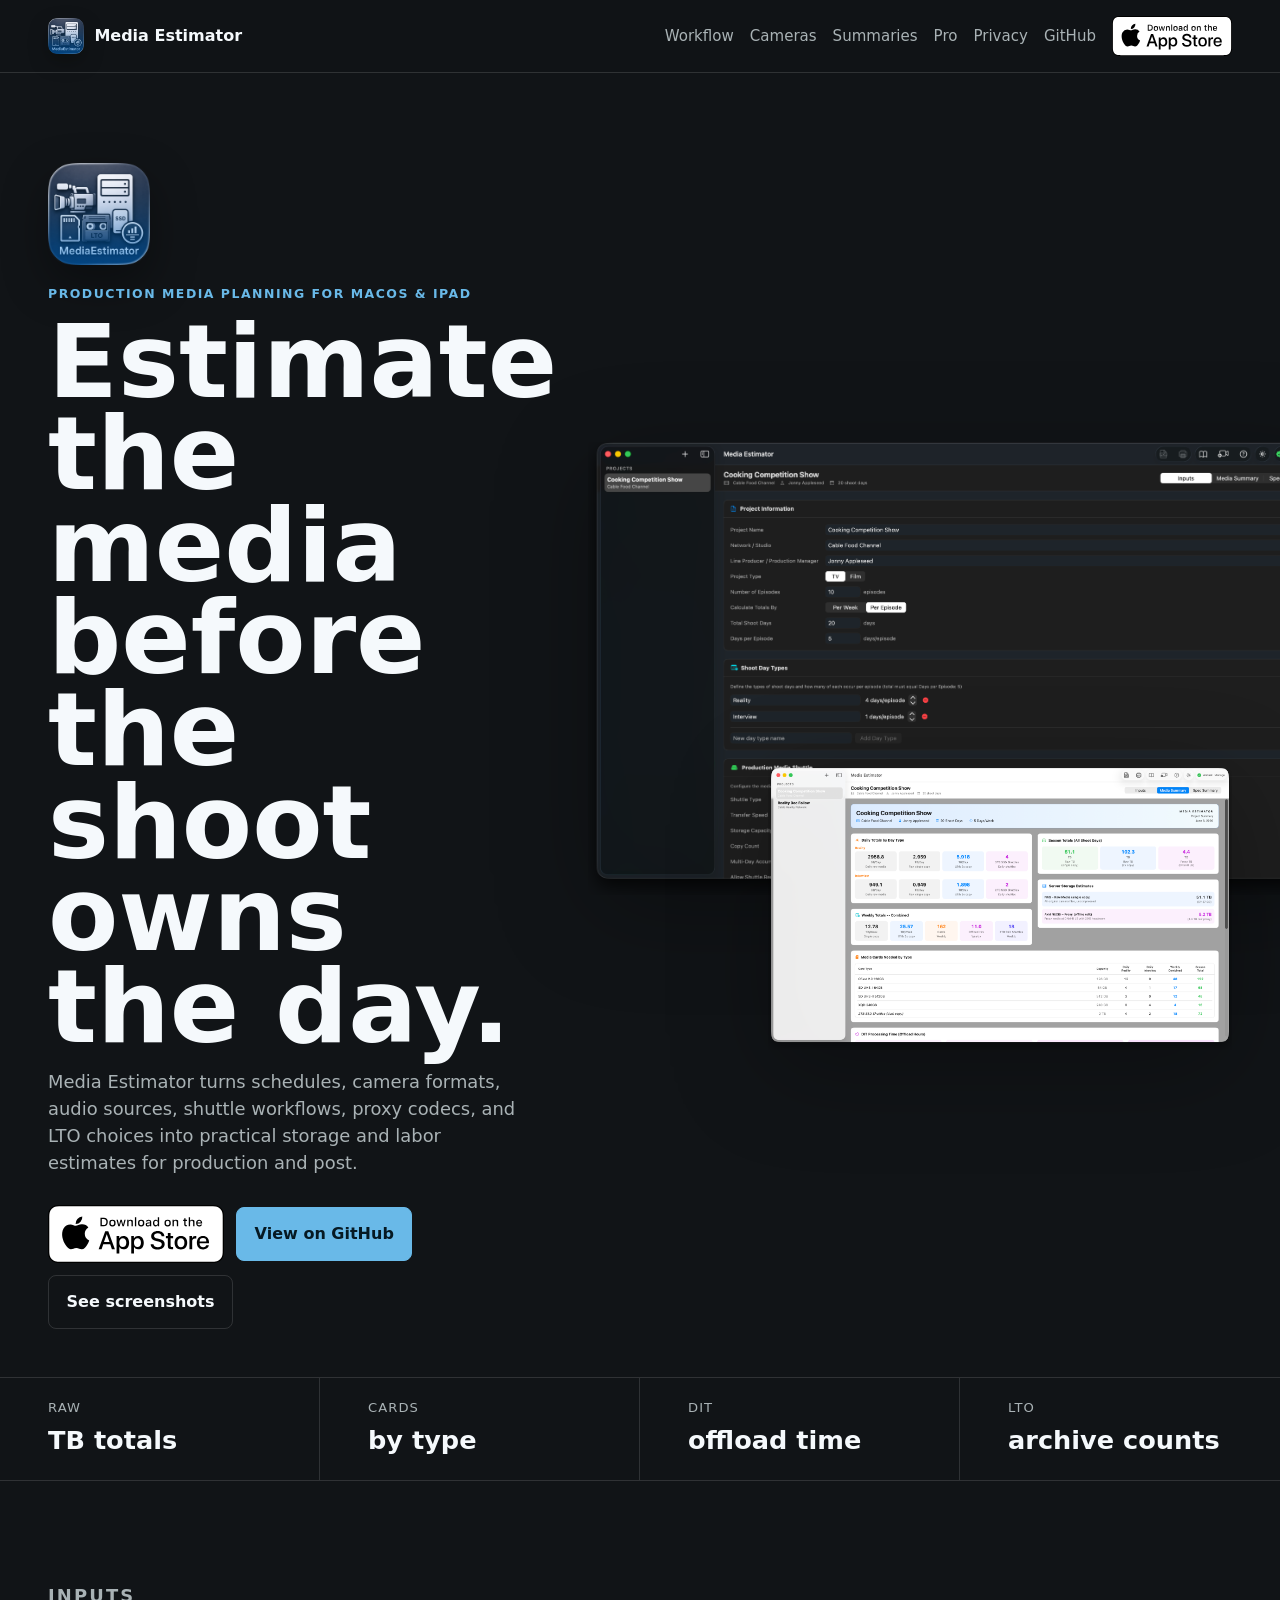
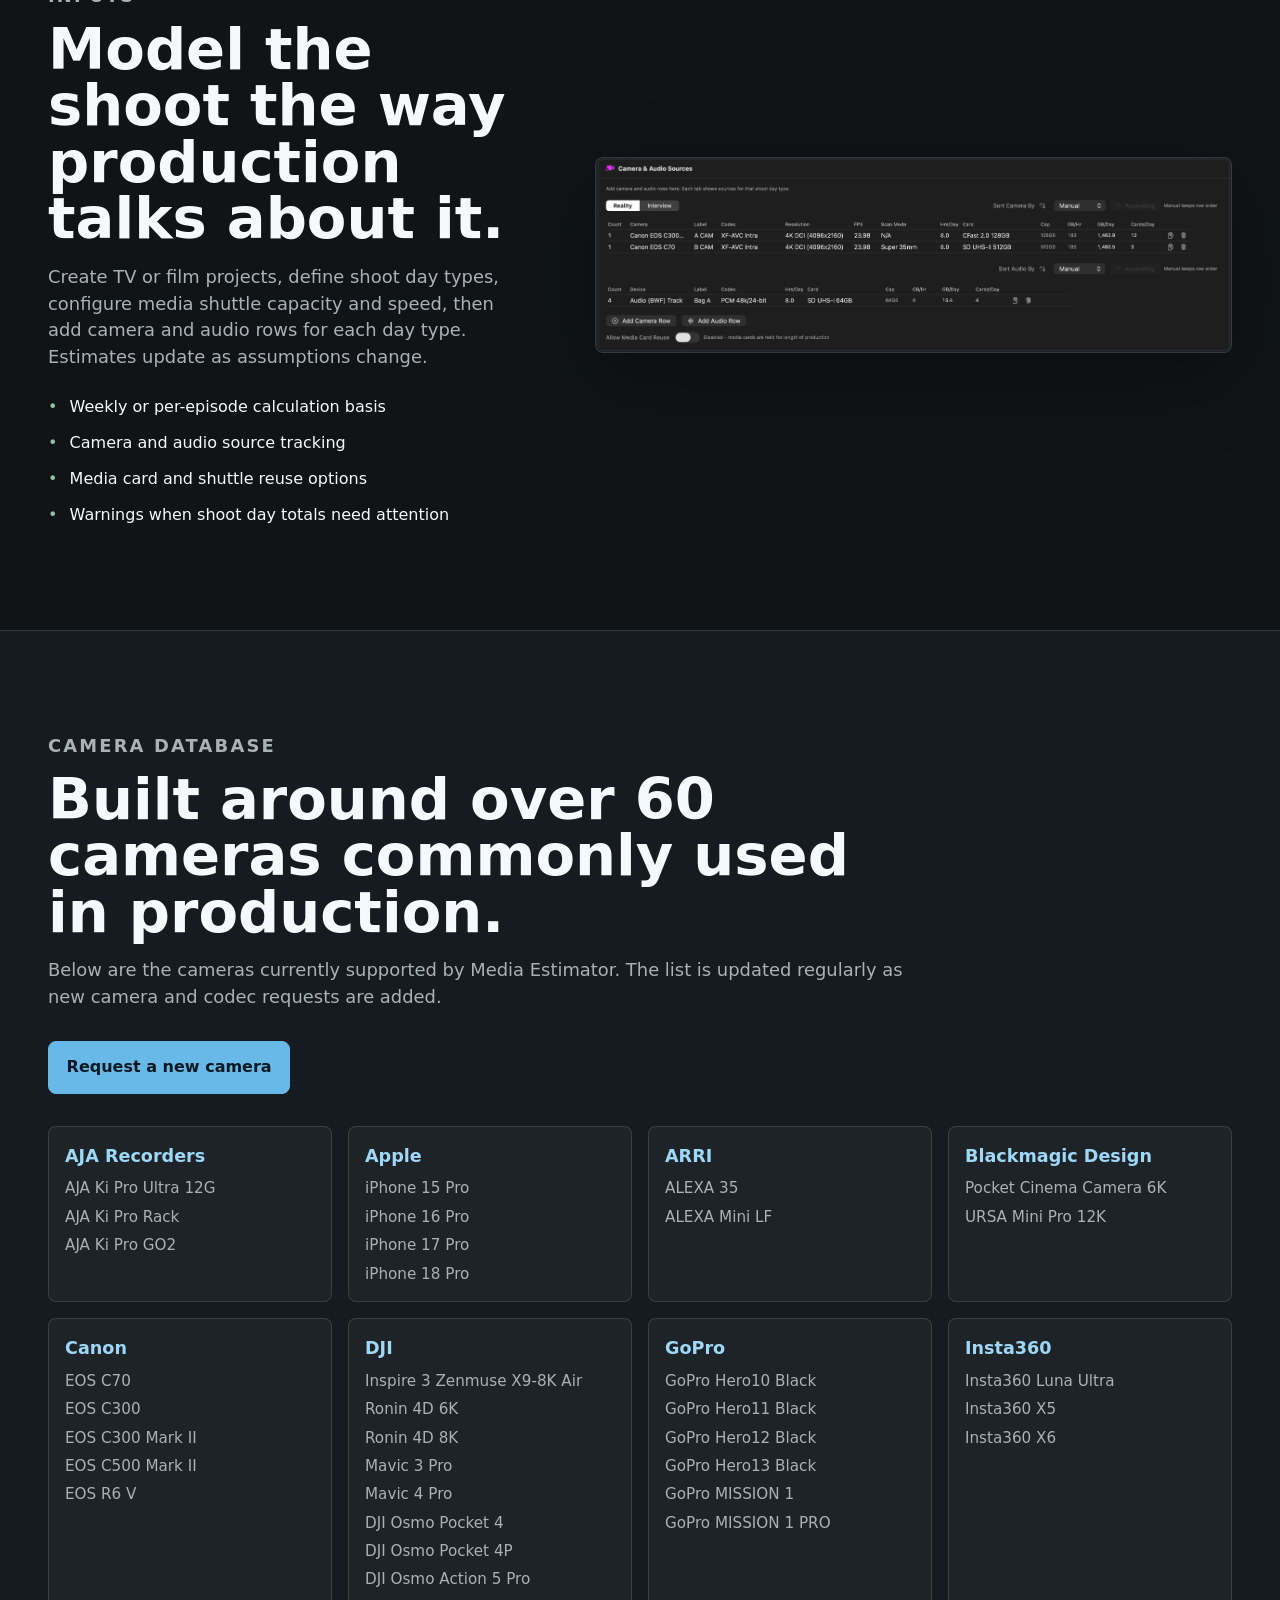
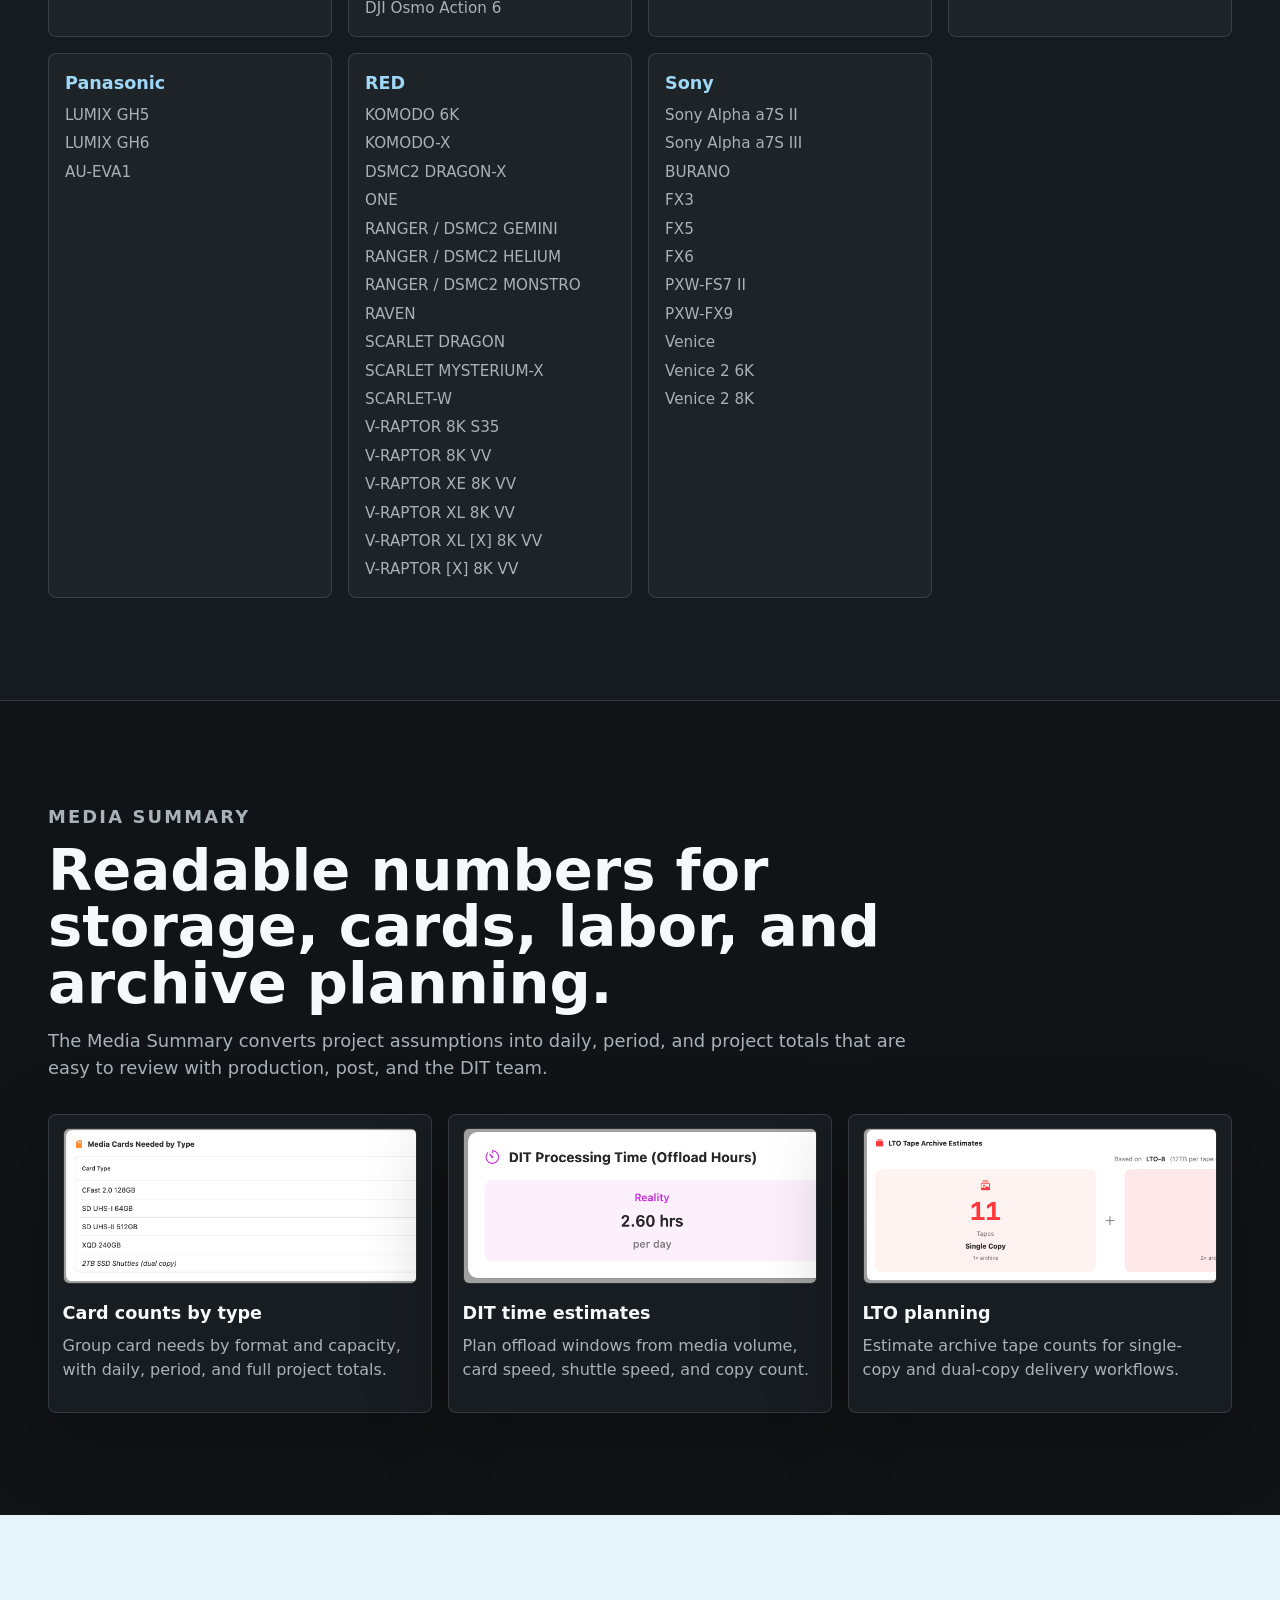
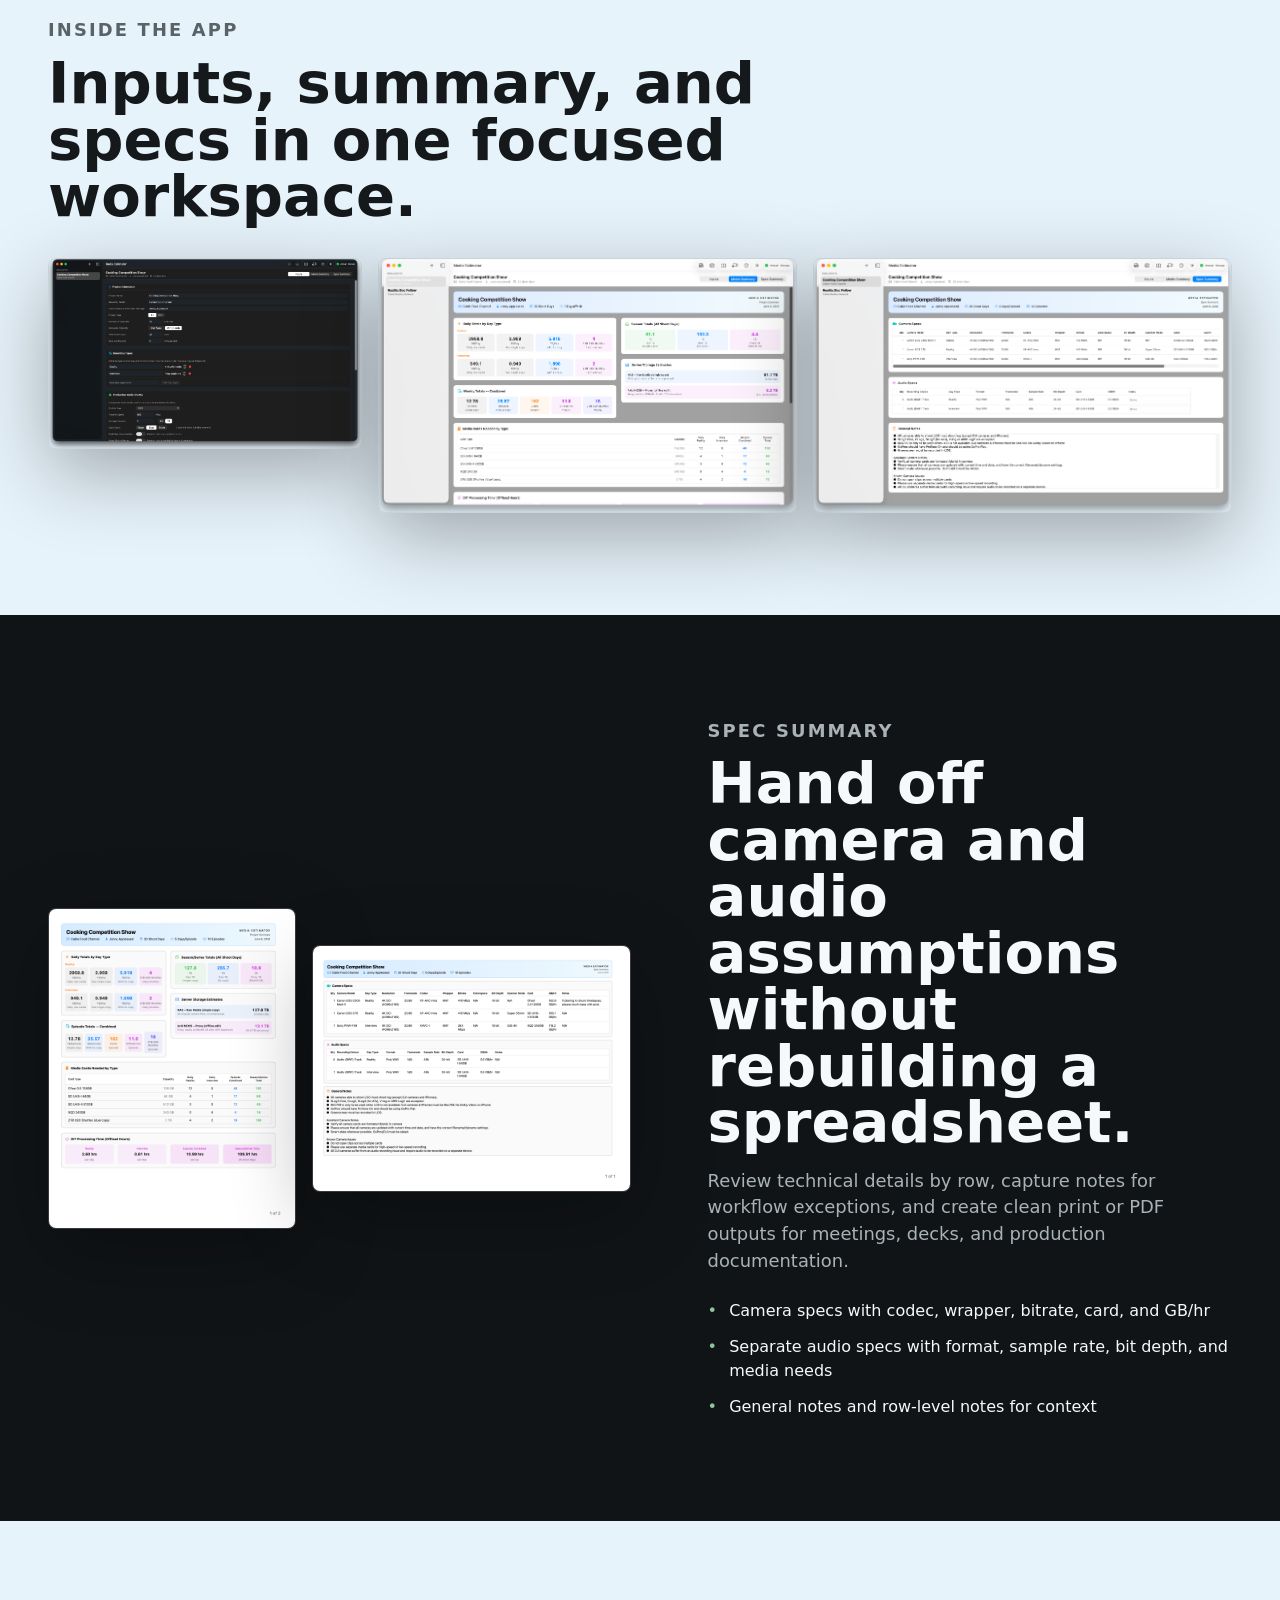
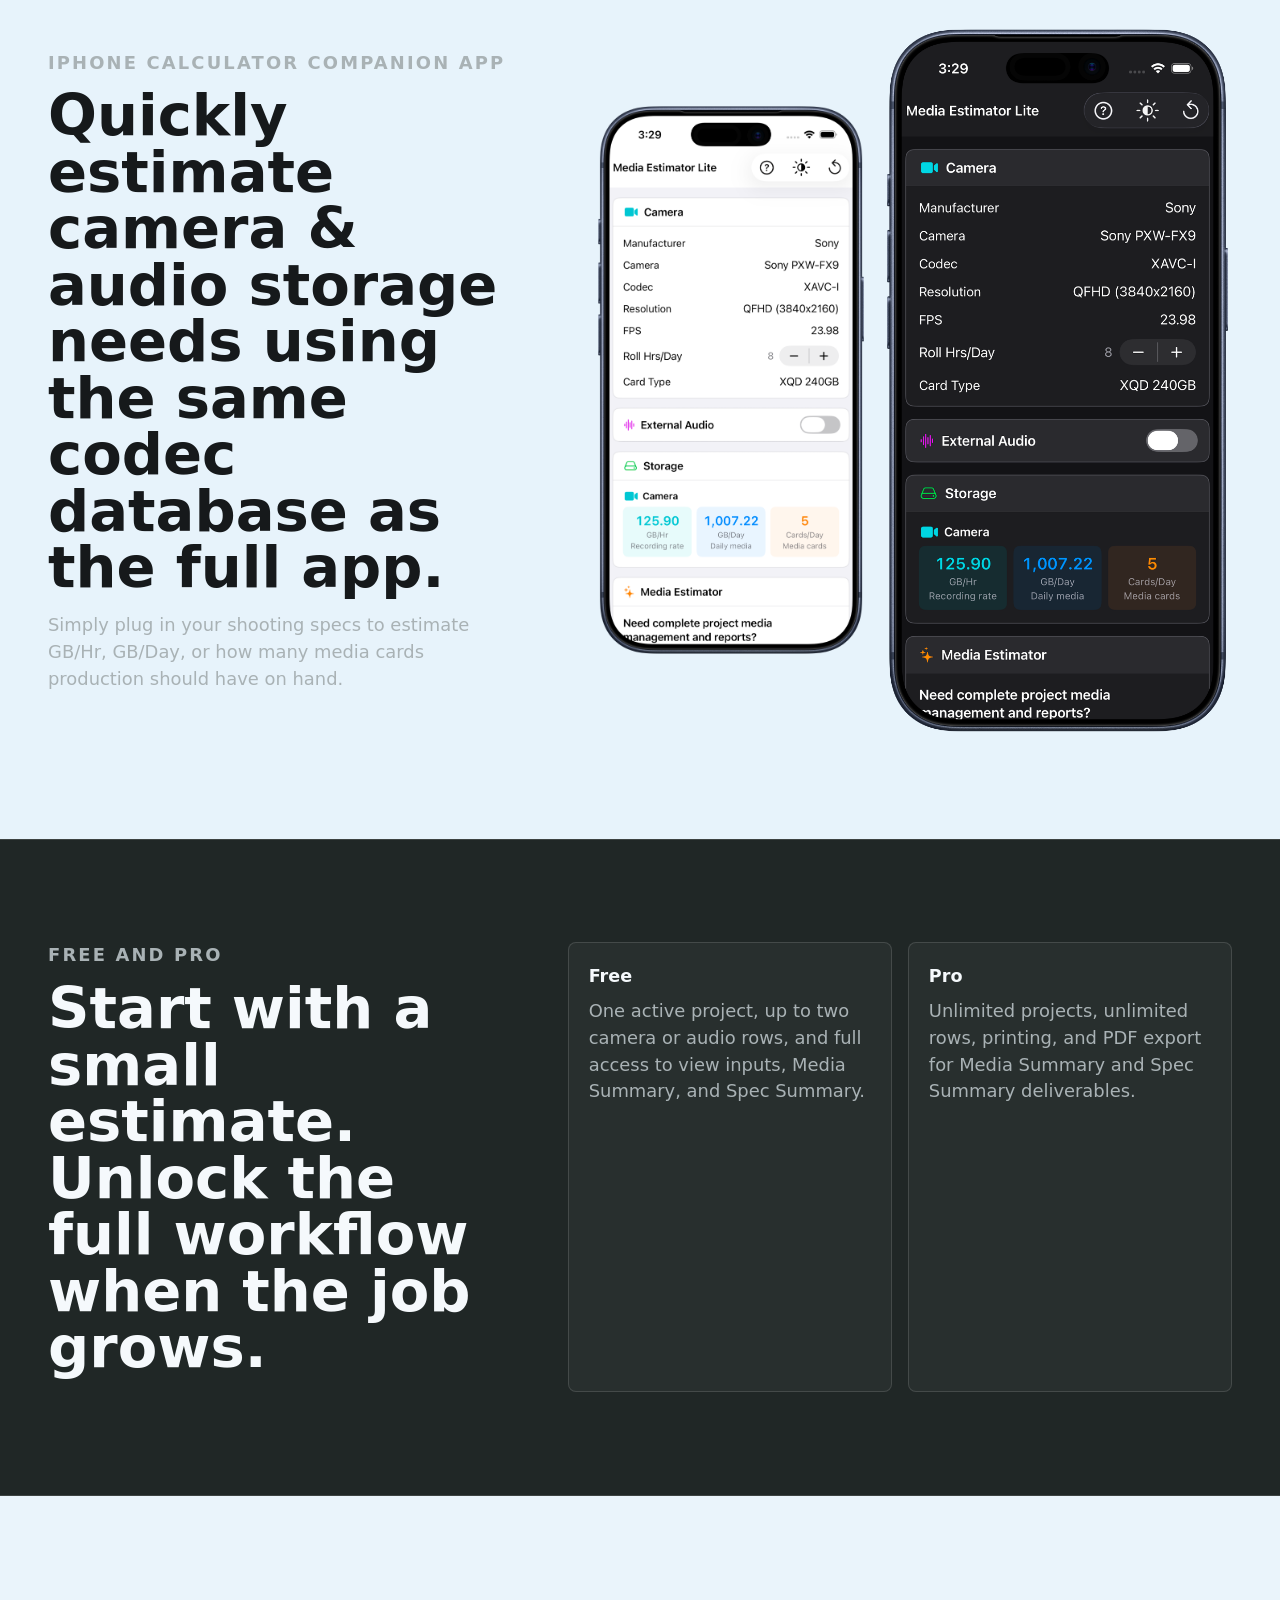
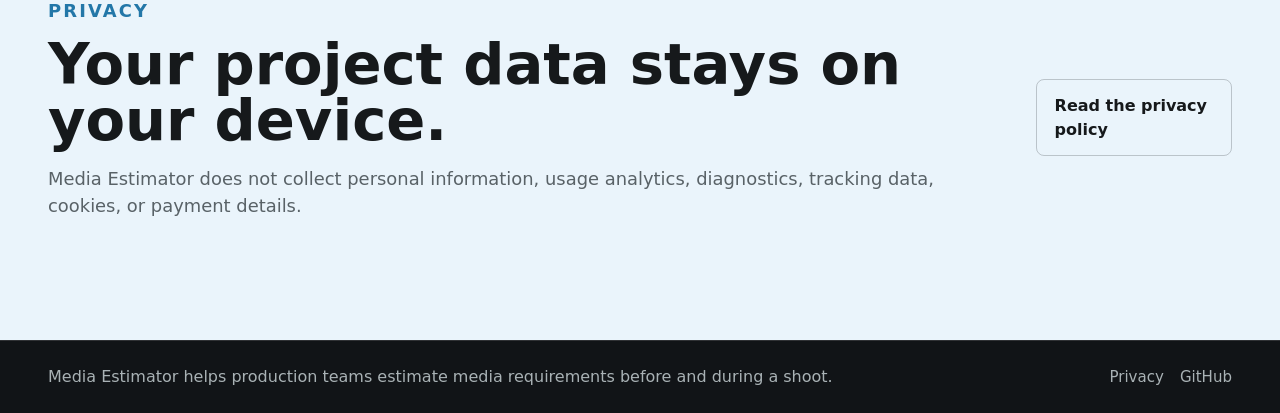
<file: docs/index.html>
<!doctype html>
<html lang="en">
<head>
    <meta charset="utf-8">
    <meta name="viewport" content="width=device-width, initial-scale=1">
    <meta name="description" content="Media Estimator is a macOS & iPad app for production teams to estimate raw media storage, media cards, shuttles, DIT offload time, proxy storage, LTO archive needs, and PDF summaries.">
    <meta name="robots" content="index, follow">
    <meta name="theme-color" content="#111417">
    <meta property="og:site_name" content="Media Estimator">
    <meta property="og:type" content="website">
    <meta property="og:title" content="Media Estimator | Production Media Planning for macOS & iPadOS">
    <meta property="og:description" content="Estimate production media storage, cards, shuttles, DIT time, proxies, LTO archive needs, and PDF summaries before and during a shoot.">
    <meta property="og:url" content="https://mediaestimator.nerdypup.com/">
    <meta property="og:image" content="https://mediaestimator.nerdypup.com/assets/screenshots/inputs-dark.png">
    <meta property="og:image:alt" content="Media Estimator inputs screen showing project, shuttle, camera, and audio setup.">
    <meta name="twitter:card" content="summary_large_image">
    <meta name="twitter:title" content="Media Estimator | Production Media Planning for macOS & iPad">
    <meta name="twitter:description" content="Estimate production media storage, cards, shuttles, DIT time, proxies, LTO archive needs, and PDF summaries.">
    <meta name="twitter:image" content="https://mediaestimator.nerdypup.com/assets/screenshots/inputs-dark.png">
    <link rel="canonical" href="https://mediaestimator.nerdypup.com/">
    <title>Media Estimator | Production Media Planning for macOS</title>
    <link rel="stylesheet" href="styles.css">
    <script type="application/ld+json">
    {
        "@context": "https://schema.org",
        "@type": "SoftwareApplication",
        "name": "Media Estimator",
        "applicationCategory": "BusinessApplication",
        "operatingSystem": "macOS",
        "description": "Media Estimator helps production teams estimate raw media storage, media cards, production shuttles, DIT offload time, proxy storage, and LTO archive needs.",
        "url": "https://mediaestimator.nerdypup.com/",
        "image": "https://mediaestimator.nerdypup.com/assets/app-icon.png",
        "downloadUrl": "https://apps.apple.com/us/app/media-estimator/id6762166959",
        "sameAs": [
            "https://github.com/fkick/MediaEstimator",
            "https://apps.apple.com/us/app/media-estimator/id6762166959"
        ],
        "offers": {
            "@type": "Offer",
            "url": "https://apps.apple.com/us/app/media-estimator/id6762166959",
            "priceCurrency": "USD"
        }
    }
    </script>
</head>
<body>
    <header class="site-header">
        <a class="brand" href="#top" aria-label="Media Estimator home">
            <img class="brand-icon" src="assets/app-icon.png" alt="">
            <span>Media Estimator</span>
        </a>
        <nav class="nav-links" aria-label="Primary navigation">
            <a href="#workflow">Workflow</a>
            <a href="#cameras">Cameras</a>
            <a href="#summaries">Summaries</a>
            <a href="#pro">Pro</a>
            <a href="privacy.html">Privacy</a>
            <a href="https://github.com/fkick/MediaEstimator">GitHub</a>
            <a class="nav-badge" href="https://apps.apple.com/us/app/media-estimator/id6762166959" aria-label="Download Media Estimator on the App Store">
                <img src="assets/badges/white.svg" alt="Download on the App Store">
            </a>
        </nav>
    </header>

    <main id="top">
        <section class="hero">
            <div class="hero-copy">
                <img class="app-icon-large" src="assets/app-icon.png" alt="Media Estimator app icon.">
                <p class="eyebrow">Production media planning for macOS & iPad</p>
                <h1>Estimate the media before the shoot owns the day.</h1>
                <p class="hero-text">Media Estimator turns schedules, camera formats, audio sources, shuttle workflows, proxy codecs, and LTO choices into practical storage and labor estimates for production and post.</p>
                <div class="hero-actions">
                    <a class="app-store-badge" href="https://apps.apple.com/us/app/media-estimator/id6762166959" aria-label="Download Media Estimator on the App Store">
                        <img src="assets/badges/white.svg" alt="Download on the App Store">
                    </a>
                    <a class="button primary" href="https://github.com/fkick/MediaEstimator">View on GitHub</a>
                    <a class="button secondary" href="#screens">See screenshots</a>
                </div>
            </div>
            <div class="hero-visual" aria-label="Media Estimator app screenshots">
                <img class="hero-image hero-image-main app-window" src="assets/screenshots/inputs-dark.png" alt="Media Estimator Inputs tab showing project setup, shoot day types, shuttle settings, and camera rows.">
                <img class="hero-image hero-image-float app-window" src="assets/screenshots/media-summary-light.png" alt="Media Estimator Media Summary showing calculated production storage estimates.">
            </div>
        </section>

        <section class="metric-strip" aria-label="Media Estimator estimate categories">
            <div>
                <span>Raw</span>
                <strong>TB totals</strong>
            </div>
            <div>
                <span>Cards</span>
                <strong>by type</strong>
            </div>
            <div>
                <span>DIT</span>
                <strong>offload time</strong>
            </div>
            <div>
                <span>LTO</span>
                <strong>archive counts</strong>
            </div>
        </section>

        <section id="workflow" class="section split">
            <div class="section-copy">
                <p class="eyebrow">Inputs</p>
                <h2>Model the shoot the way production talks about it.</h2>
                <p>Create TV or film projects, define shoot day types, configure media shuttle capacity and speed, then add camera and audio rows for each day type. Estimates update as assumptions change.</p>
                <ul class="feature-list">
                    <li>Weekly or per-episode calculation basis</li>
                    <li>Camera and audio source tracking</li>
                    <li>Media card and shuttle reuse options</li>
                    <li>Warnings when shoot day totals need attention</li>
                </ul>
            </div>
            <div class="image-panel">
                <img src="assets/screenshots/camera-audio-dark.png" alt="Camera and audio source inputs in Media Estimator.">
            </div>
        </section>

        <section id="cameras" class="section camera-section">
            <div class="section-heading">
                <p class="eyebrow">Camera database</p>
                <h2>Built around over 60 cameras commonly used in production.</h2>
                <p>Below are the cameras currently supported by Media Estimator. The list is updated regularly as new camera and codec requests are added.</p>
                <a class="button primary camera-request-button" href="https://github.com/fkick/MediaEstimator/issues/new?template=feature-request---new-camera---codec-support.md">Request a new camera</a>
            </div>
            <div class="camera-grid" aria-label="Supported cameras">
                <article class="camera-group">
                    <h3>AJA Recorders</h3>
                    <ul>
                        <li>AJA Ki Pro Ultra 12G</li>
                        <li>AJA Ki Pro Rack</li>
                        <li>AJA Ki Pro GO2</li>
                    </ul>
                </article>
                <article class="camera-group">
                    <h3>Apple</h3>
                    <ul>
                        <li>iPhone 15 Pro</li>
                        <li>iPhone 16 Pro</li>
                        <li>iPhone 17 Pro</li>
                        <li>iPhone 18 Pro</li>
                    </ul>
                </article>
                <article class="camera-group">
                    <h3>ARRI</h3>
                    <ul>
                        <li>ALEXA 35</li>
                        <li>ALEXA Mini LF</li>
                    </ul>
                </article>
                <article class="camera-group">
                    <h3>Blackmagic Design</h3>
                    <ul>
                        <li>Pocket Cinema Camera 6K</li>
                        <li>URSA Mini Pro 12K</li>
                    </ul>
                </article>
                <article class="camera-group">
                    <h3>Canon</h3>
                    <ul>
                        <li>EOS C70</li>
                        <li>EOS C300</li>
                        <li>EOS C300 Mark II</li>
                        <li>EOS C500 Mark II</li>
                        <li>EOS R6 V</li>
                    </ul>
                </article>
                <article class="camera-group">
                    <h3>DJI</h3>
                    <ul>
                        <li>Inspire 3 Zenmuse X9-8K Air</li>
                        <li>Ronin 4D 6K</li>
                        <li>Ronin 4D 8K</li>
                        <li>Mavic 3 Pro</li>
                        <li>Mavic 4 Pro</li>
                        <li>DJI Osmo Pocket 4</li>
                        <li>DJI Osmo Pocket 4P</li>
                        <li>DJI Osmo Action 5 Pro</li>
                        <li>DJI Osmo Action 6</li>
                    </ul>
                </article>
                <article class="camera-group">
                    <h3>GoPro</h3>
                    <ul>
                      	<li>GoPro Hero10 Black</li>
                      	<li>GoPro Hero11 Black</li>
                        <li>GoPro Hero12 Black</li>
                        <li>GoPro Hero13 Black</li>  
                        <li>GoPro MISSION 1</li>   
                        <li>GoPro MISSION 1 PRO</li>                
                    </ul>
                </article>
                <article class="camera-group">
                    <h3>Insta360</h3>
                    <ul>
                      	<li>Insta360 Luna Ultra</li>
                      	<li>Insta360 X5</li>
                        <li>Insta360 X6</li>              
                    </ul>
                </article>
                <article class="camera-group">
                    <h3>Panasonic</h3>
                    <ul>
                        <li>LUMIX GH5</li>
                        <li>LUMIX GH6</li>
                        <li>AU-EVA1</li>
                    </ul>
                </article>
                <article class="camera-group">
                    <h3>RED</h3>
                    <ul>
                        <li>KOMODO 6K</li>
                        <li>KOMODO-X</li>
                        <li>DSMC2 DRAGON-X</li>
                        <li>ONE</li>
                        <li>RANGER / DSMC2 GEMINI</li>
                        <li>RANGER / DSMC2 HELIUM</li>
                        <li>RANGER / DSMC2 MONSTRO</li>
                        <li>RAVEN</li>
                        <li>SCARLET DRAGON</li>
                        <li>SCARLET MYSTERIUM-X</li>
                        <li>SCARLET-W</li>
                        <li>V-RAPTOR 8K S35</li>
                        <li>V-RAPTOR 8K VV</li>
                        <li>V-RAPTOR XE 8K VV</li>
                        <li>V-RAPTOR XL 8K VV</li>
                        <li>V-RAPTOR XL [X] 8K VV</li>
                        <li>V-RAPTOR [X] 8K VV</li>
                    </ul>
                </article>
                <article class="camera-group">
                    <h3>Sony</h3>
                    <ul>
                    	<li>Sony Alpha a7S II</li>
                    	<li>Sony Alpha a7S III</li>
                    	<li>BURANO</li>
                    	<li>FX3</li>
                    	<li>FX5</li>
                        <li>FX6</li>
                        <li>PXW-FS7 II</li>
                        <li>PXW-FX9</li>
                        <li>Venice</li>
                        <li>Venice 2 6K</li>
                        <li>Venice 2 8K</li>
                    </ul>
                </article>
            </div>
        </section>

        <section id="summaries" class="section">
            <div class="section-heading">
                <p class="eyebrow">Media Summary</p>
                <h2>Readable numbers for storage, cards, labor, and archive planning.</h2>
                <p>The Media Summary converts project assumptions into daily, period, and project totals that are easy to review with production, post, and the DIT team.</p>
            </div>
            <div class="feature-grid">
                <article class="feature-card">
                    <img src="assets/screenshots/media-cards-light.png" alt="Media cards needed by type table.">
                    <h3>Card counts by type</h3>
                    <p>Group card needs by format and capacity, with daily, period, and full project totals.</p>
                </article>
                <article class="feature-card">
                    <img src="assets/screenshots/dit-time-light.png" alt="DIT processing time estimate.">
                    <h3>DIT time estimates</h3>
                    <p>Plan offload windows from media volume, card speed, shuttle speed, and copy count.</p>
                </article>
                <article class="feature-card">
                    <img src="assets/screenshots/lto-light.png" alt="LTO tape archive estimate table.">
                    <h3>LTO planning</h3>
                    <p>Estimate archive tape counts for single-copy and dual-copy delivery workflows.</p>
                </article>
            </div>
        </section>

        <section id="screens" class="section showcase">
            <div class="section-heading compact">
                <p class="eyebrow">Inside the app</p>
                <h2>Inputs, summary, and specs in one focused workspace.</h2>
            </div>
            <div class="screenshot-grid">
                <img class="app-window" src="assets/screenshots/inputs-dark.png" alt="Media Estimator welcome screen.">
                <img class="app-window" src="assets/screenshots/media-summary-light.png" alt="Media Estimator Media Summary full screen.">
                <img class="app-window" src="assets/screenshots/spec-summary-light.png" alt="Media Estimator Spec Summary full screen.">
            </div>
        </section>

        <section class="section split reverse">
            <div class="section-copy">
                <p class="eyebrow">Spec Summary</p>
                <h2>Hand off camera and audio assumptions without rebuilding a spreadsheet.</h2>
                <p>Review technical details by row, capture notes for workflow exceptions, and create clean print or PDF outputs for meetings, decks, and production documentation.</p>
                <ul class="feature-list">
                    <li>Camera specs with codec, wrapper, bitrate, card, and GB/hr</li>
                    <li>Separate audio specs with format, sample rate, bit depth, and media needs</li>
                    <li>General notes and row-level notes for context</li>
                </ul>
            </div>
            <div class="print-pair" aria-label="Media Estimator PDF output previews">
                <img src="assets/screenshots/media-summary-pdf.png" alt="Media Summary PDF preview.">
                <img src="assets/screenshots/spec-summary-pdf.png" alt="Spec Summary PDF preview.">
            </div>
        </section>
        
        <section class="section split light">
            <div class="section-copy">
                <p class="eyebrow">iPhone Calculator Companion App</p>
                <h2>Quickly estimate camera & audio storage needs using the same codec database as the full app.</h2>
                <p>Simply plug in your shooting specs to estimate GB/Hr, GB/Day, or how many media cards production should have on hand.</p>
            </div>
            <div class="print-pair phone-pair" aria-label="Media Estimator Lite app screenshots">
                <img src="assets/screenshots/Camera_Light_framed.png" alt="Media Estimator Lite camera storage calculator in light mode.">
                <img src="assets/screenshots/Camera_Dark_framed.png" alt="Media Estimator Lite camera storage calculator in dark mode.">
            </div>
        </section>

        <section id="pro" class="section pro-band">
            <div>
                <p class="eyebrow">Free and Pro</p>
                <h2>Start with a small estimate. Unlock the full workflow when the job grows.</h2>
            </div>
            <div class="plans">
                <article>
                    <h3>Free</h3>
                    <p>One active project, up to two camera or audio rows, and full access to view inputs, Media Summary, and Spec Summary.</p>
                </article>
                <article>
                    <h3>Pro</h3>
                    <p>Unlimited projects, unlimited rows, printing, and PDF export for Media Summary and Spec Summary deliverables.</p>
                </article>
            </div>
        </section>

        <section class="section privacy-callout">
            <div>
                <p class="eyebrow">Privacy</p>
                <h2>Your project data stays on your device.</h2>
                <p>Media Estimator does not collect personal information, usage analytics, diagnostics, tracking data, cookies, or payment details.</p>
            </div>
            <a class="button secondary light" href="privacy.html">Read the privacy policy</a>
        </section>
    </main>

    <footer class="site-footer">
        <p>Media Estimator helps production teams estimate media requirements before and during a shoot.</p>
        <nav aria-label="Footer navigation">
            <a href="privacy.html">Privacy</a>
            <a href="https://github.com/fkick/MediaEstimator">GitHub</a>
        </nav>
    </footer>
</body>
</html>
</file>
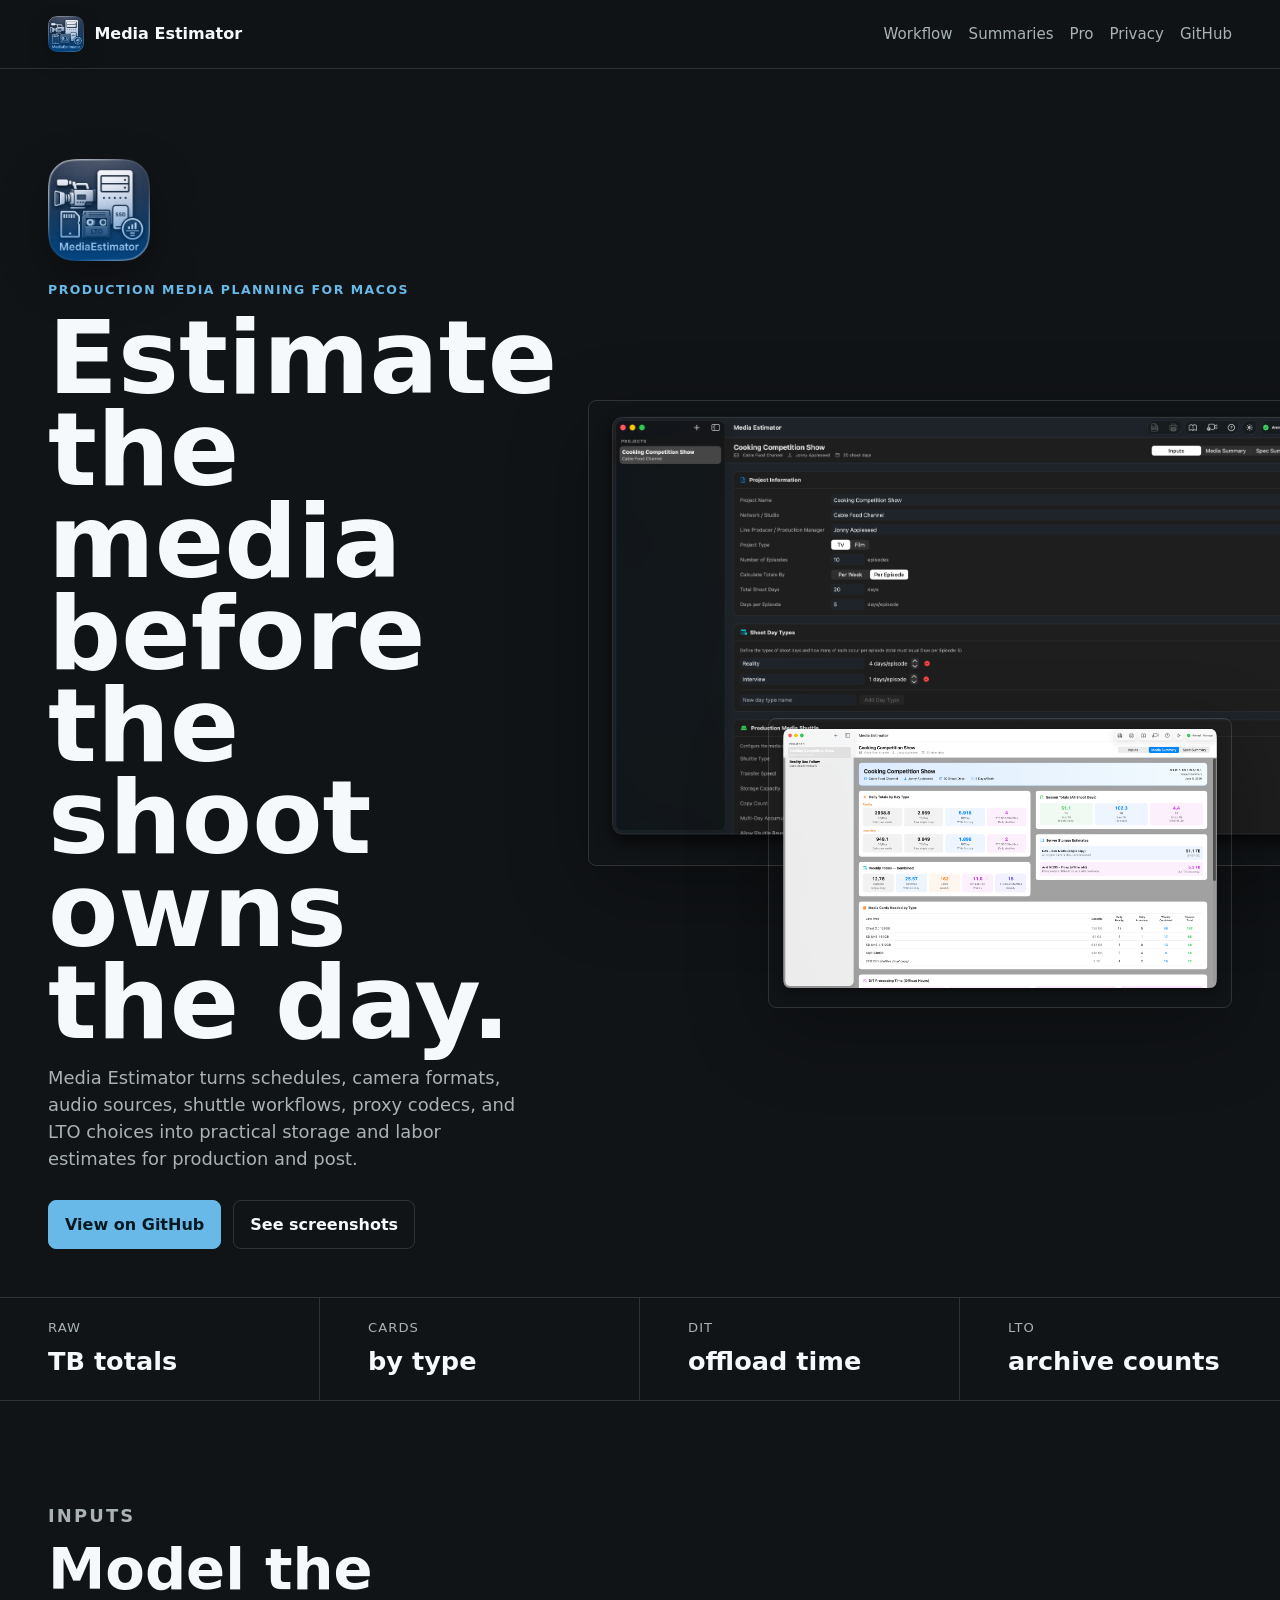
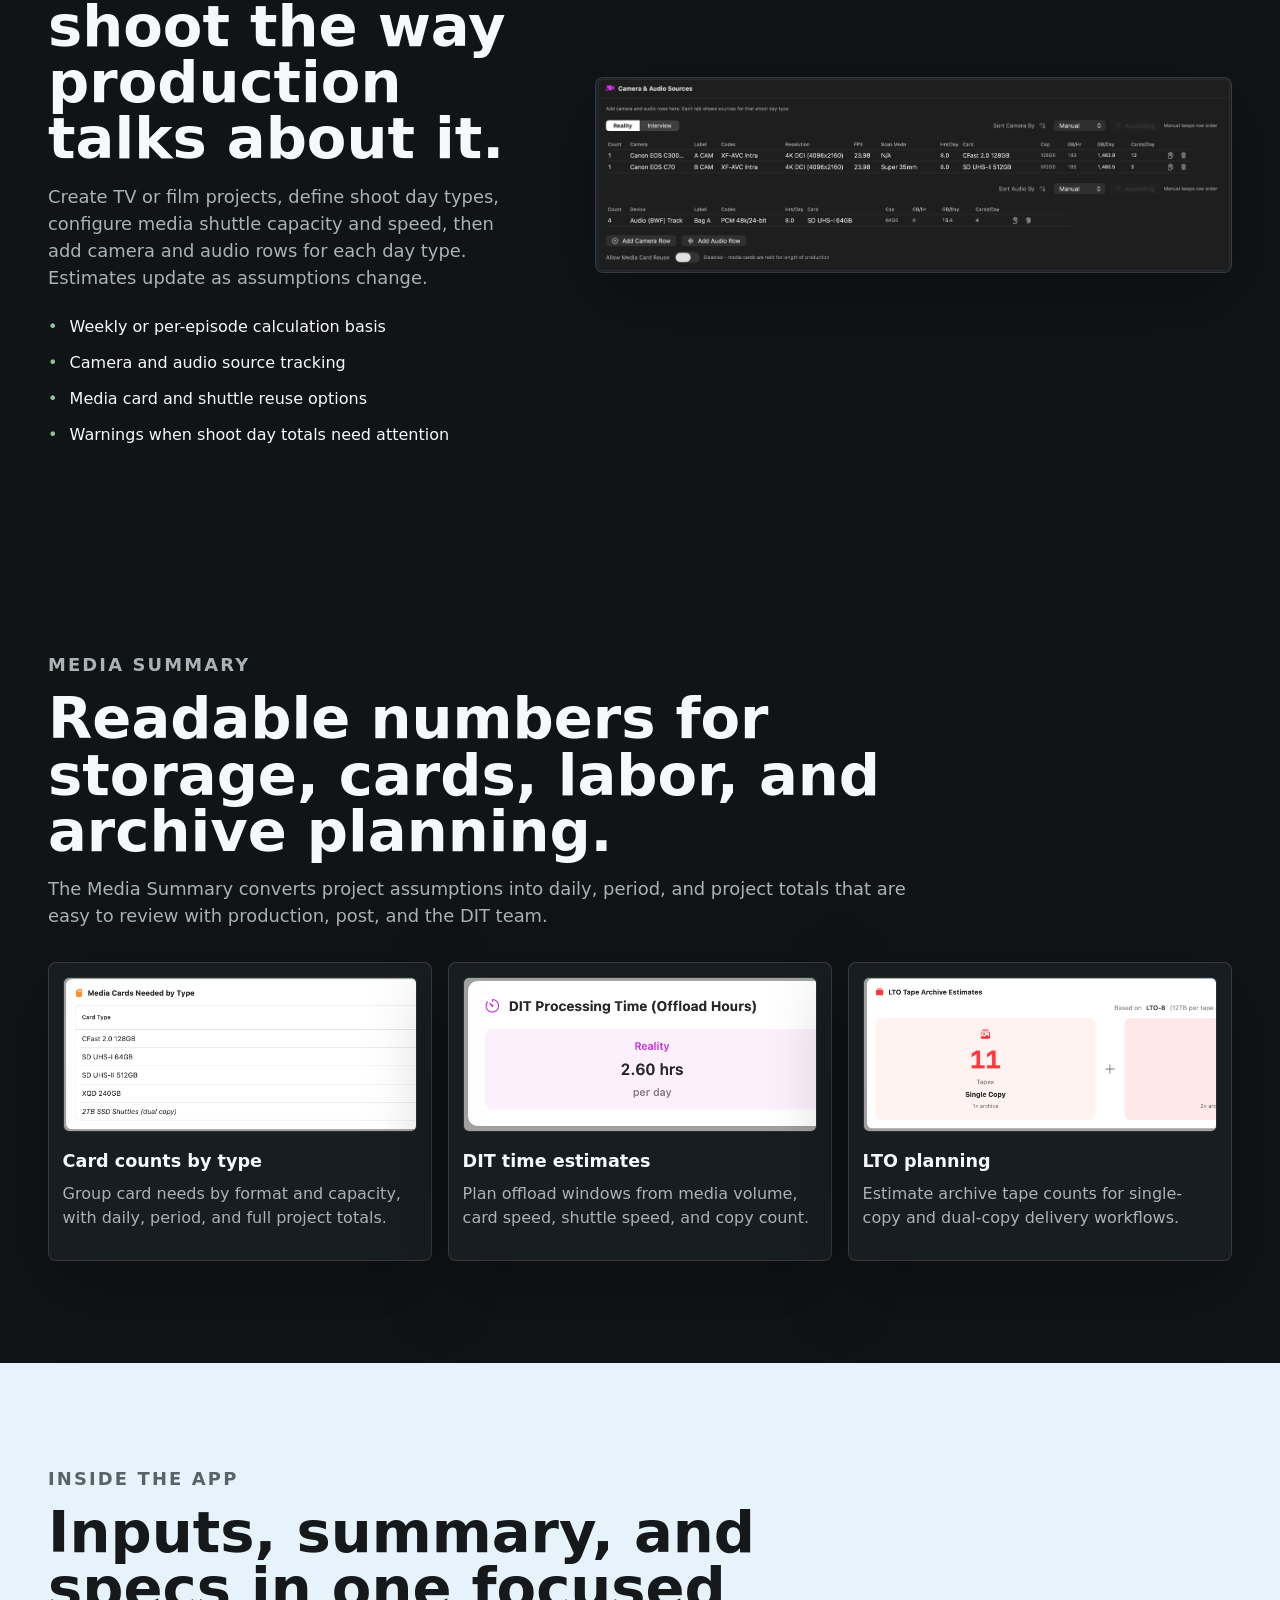
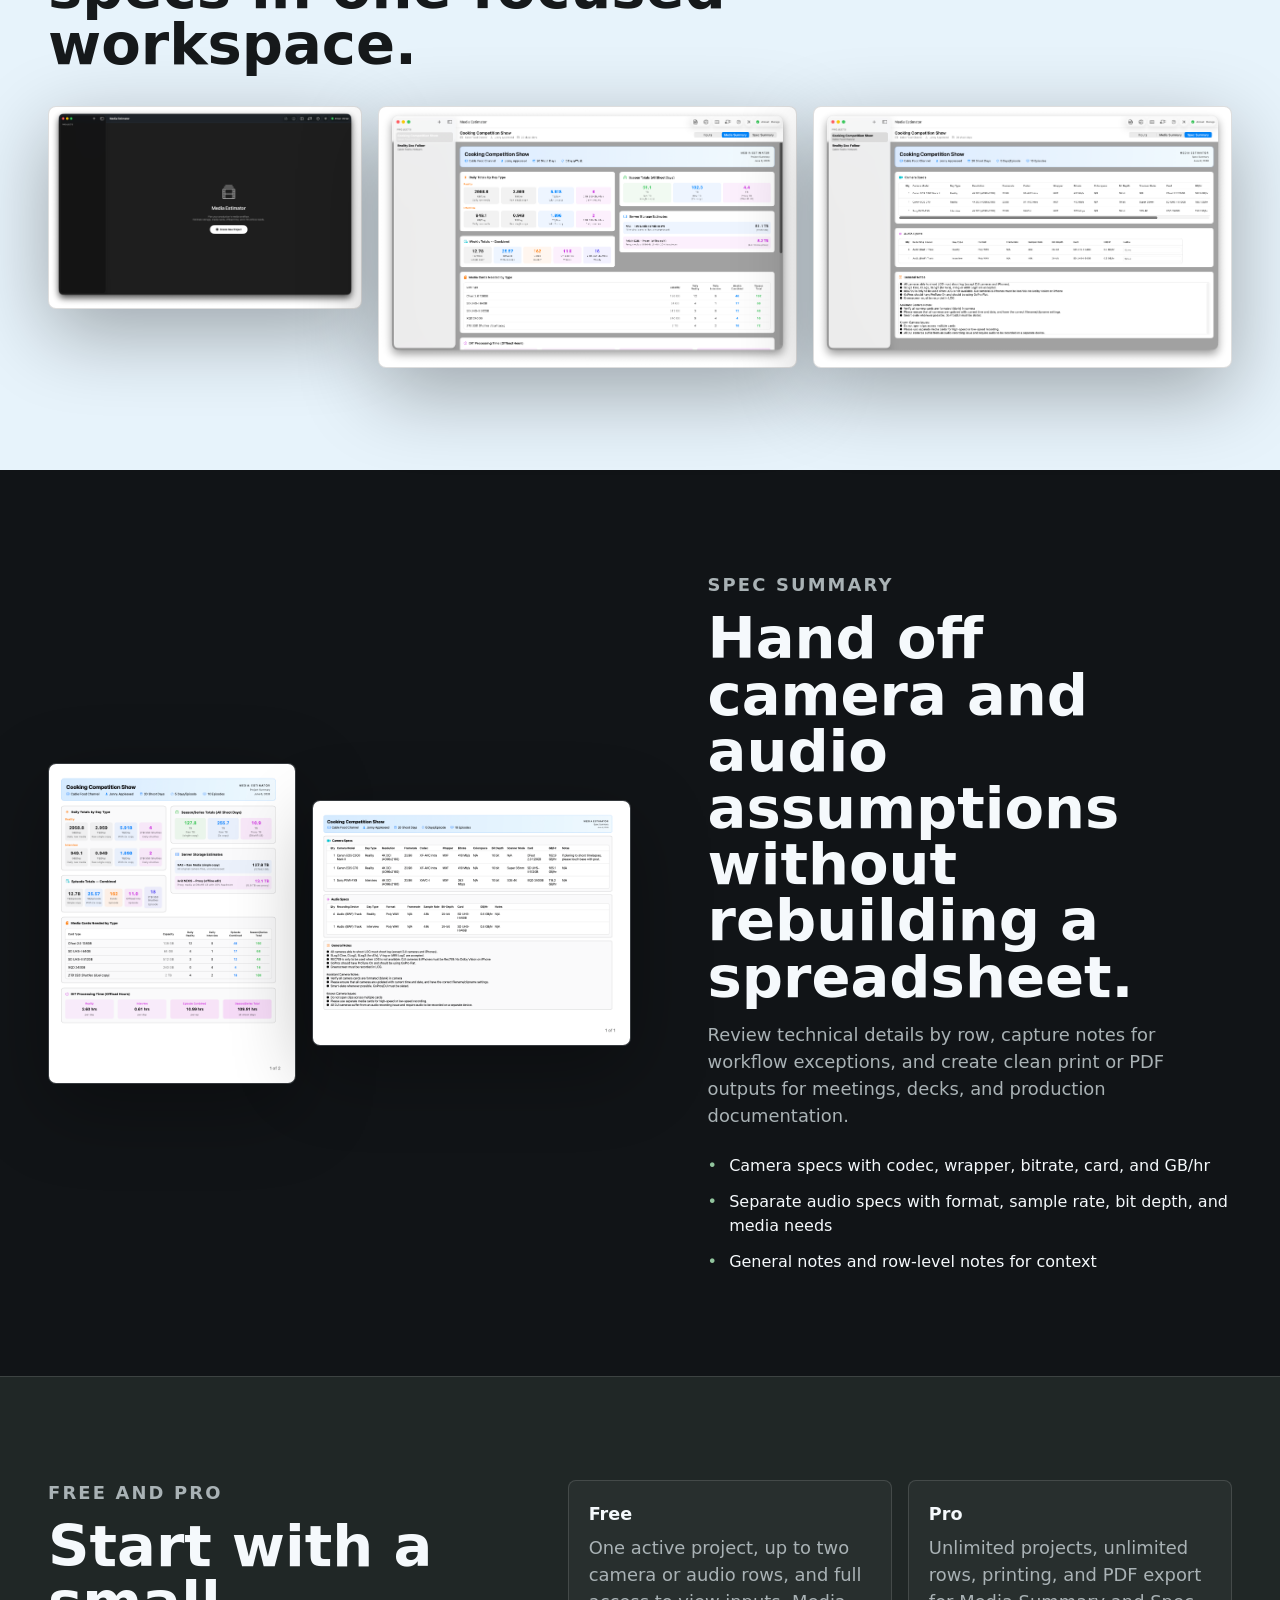
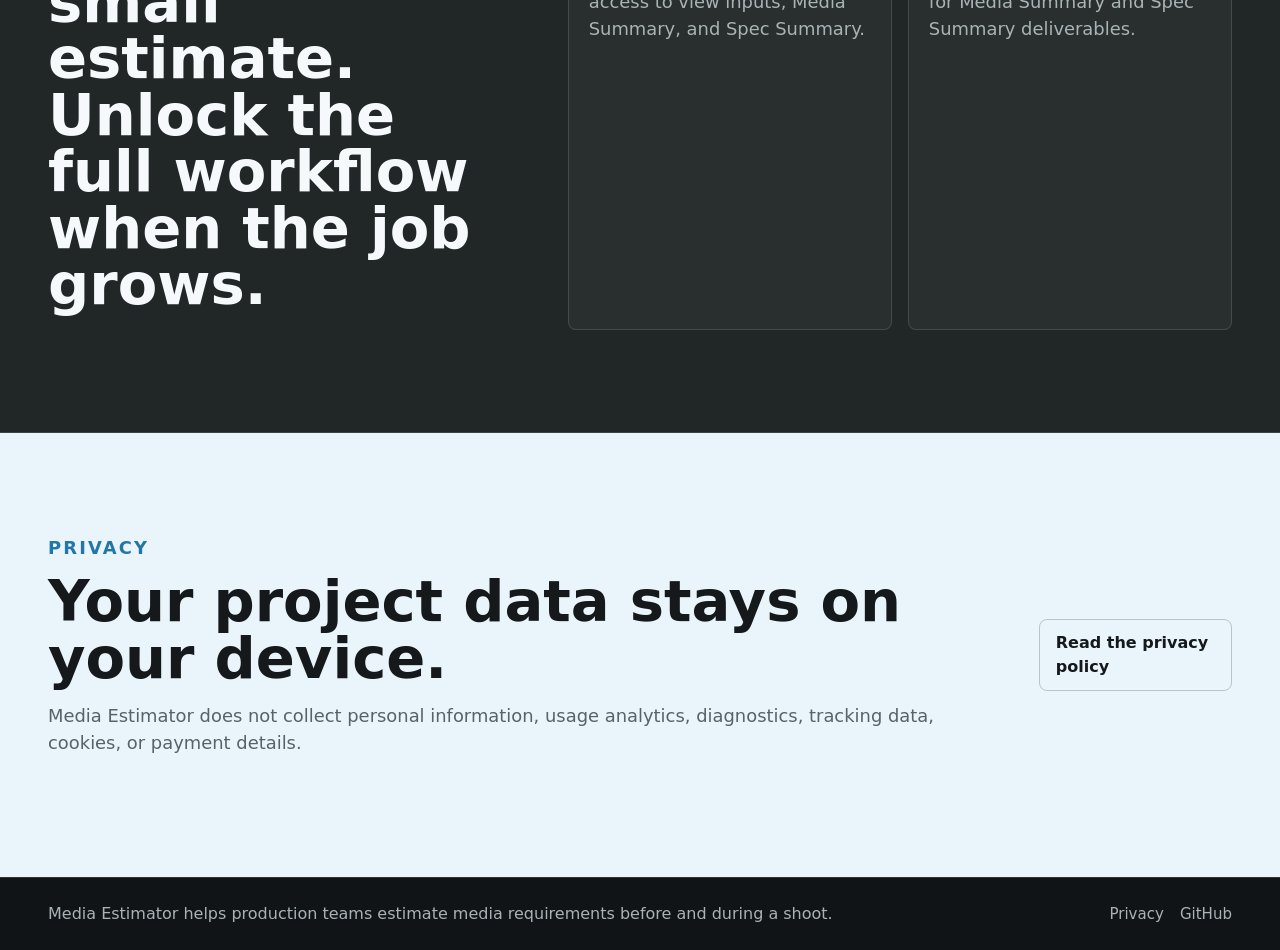
<file: web/index.html>
<!doctype html>
<html lang="en">
<head>
    <meta charset="utf-8">
    <meta name="viewport" content="width=device-width, initial-scale=1">
    <meta name="description" content="Media Estimator helps production teams estimate storage, media cards, shuttles, DIT time, proxies, and LTO archive needs before and during a shoot.">
    <title>Media Estimator</title>
    <link rel="stylesheet" href="styles.css">
</head>
<body>
    <header class="site-header">
        <a class="brand" href="#top" aria-label="Media Estimator home">
            <img class="brand-icon" src="assets/app-icon.png" alt="">
            <span>Media Estimator</span>
        </a>
        <nav class="nav-links" aria-label="Primary navigation">
            <a href="#workflow">Workflow</a>
            <a href="#summaries">Summaries</a>
            <a href="#pro">Pro</a>
            <a href="privacy.html">Privacy</a>
            <a href="https://github.com/fkick/MediaEstimator">GitHub</a>
        </nav>
    </header>

    <main id="top">
        <section class="hero">
            <div class="hero-copy">
                <img class="app-icon-large" src="assets/app-icon.png" alt="Media Estimator app icon.">
                <p class="eyebrow">Production media planning for macOS</p>
                <h1>Estimate the media before the shoot owns the day.</h1>
                <p class="hero-text">Media Estimator turns schedules, camera formats, audio sources, shuttle workflows, proxy codecs, and LTO choices into practical storage and labor estimates for production and post.</p>
                <div class="hero-actions">
                    <a class="button primary" href="https://github.com/fkick/MediaEstimator">View on GitHub</a>
                    <a class="button secondary" href="#screens">See screenshots</a>
                </div>
            </div>
            <div class="hero-visual" aria-label="Media Estimator app screenshots">
                <img class="hero-image hero-image-main" src="assets/screenshots/inputs-dark.png" alt="Media Estimator Inputs tab showing project setup, shoot day types, shuttle settings, and camera rows.">
                <img class="hero-image hero-image-float" src="assets/screenshots/media-summary-light.png" alt="Media Estimator Media Summary showing calculated production storage estimates.">
            </div>
        </section>

        <section class="metric-strip" aria-label="Media Estimator estimate categories">
            <div>
                <span>Raw</span>
                <strong>TB totals</strong>
            </div>
            <div>
                <span>Cards</span>
                <strong>by type</strong>
            </div>
            <div>
                <span>DIT</span>
                <strong>offload time</strong>
            </div>
            <div>
                <span>LTO</span>
                <strong>archive counts</strong>
            </div>
        </section>

        <section id="workflow" class="section split">
            <div class="section-copy">
                <p class="eyebrow">Inputs</p>
                <h2>Model the shoot the way production talks about it.</h2>
                <p>Create TV or film projects, define shoot day types, configure media shuttle capacity and speed, then add camera and audio rows for each day type. Estimates update as assumptions change.</p>
                <ul class="feature-list">
                    <li>Weekly or per-episode calculation basis</li>
                    <li>Camera and audio source tracking</li>
                    <li>Media card and shuttle reuse options</li>
                    <li>Warnings when shoot day totals need attention</li>
                </ul>
            </div>
            <div class="image-panel">
                <img src="assets/screenshots/camera-audio-dark.png" alt="Camera and audio source inputs in Media Estimator.">
            </div>
        </section>

        <section id="summaries" class="section">
            <div class="section-heading">
                <p class="eyebrow">Media Summary</p>
                <h2>Readable numbers for storage, cards, labor, and archive planning.</h2>
                <p>The Media Summary converts project assumptions into daily, period, and project totals that are easy to review with production, post, and the DIT team.</p>
            </div>
            <div class="feature-grid">
                <article class="feature-card">
                    <img src="assets/screenshots/media-cards-light.png" alt="Media cards needed by type table.">
                    <h3>Card counts by type</h3>
                    <p>Group card needs by format and capacity, with daily, period, and full project totals.</p>
                </article>
                <article class="feature-card">
                    <img src="assets/screenshots/dit-time-light.png" alt="DIT processing time estimate.">
                    <h3>DIT time estimates</h3>
                    <p>Plan offload windows from media volume, card speed, shuttle speed, and copy count.</p>
                </article>
                <article class="feature-card">
                    <img src="assets/screenshots/lto-light.png" alt="LTO tape archive estimate table.">
                    <h3>LTO planning</h3>
                    <p>Estimate archive tape counts for single-copy and dual-copy delivery workflows.</p>
                </article>
            </div>
        </section>

        <section id="screens" class="section showcase">
            <div class="section-heading compact">
                <p class="eyebrow">Inside the app</p>
                <h2>Inputs, summary, and specs in one focused workspace.</h2>
            </div>
            <div class="screenshot-grid">
                <img src="assets/screenshots/welcome-dark.png" alt="Media Estimator welcome screen.">
                <img src="assets/screenshots/media-summary-light.png" alt="Media Estimator Media Summary full screen.">
                <img src="assets/screenshots/spec-summary-light.png" alt="Media Estimator Spec Summary full screen.">
            </div>
        </section>

        <section class="section split reverse">
            <div class="section-copy">
                <p class="eyebrow">Spec Summary</p>
                <h2>Hand off camera and audio assumptions without rebuilding a spreadsheet.</h2>
                <p>Review technical details by row, capture notes for workflow exceptions, and create clean print or PDF outputs for meetings, decks, and production documentation.</p>
                <ul class="feature-list">
                    <li>Camera specs with codec, wrapper, bitrate, card, and GB/hr</li>
                    <li>Separate audio specs with format, sample rate, bit depth, and media needs</li>
                    <li>General notes and row-level notes for context</li>
                </ul>
            </div>
            <div class="print-pair" aria-label="Media Estimator PDF output previews">
                <img src="assets/screenshots/media-summary-pdf.png" alt="Media Summary PDF preview.">
                <img src="assets/screenshots/spec-summary-pdf.png" alt="Spec Summary PDF preview.">
            </div>
        </section>

        <section id="pro" class="section pro-band">
            <div>
                <p class="eyebrow">Free and Pro</p>
                <h2>Start with a small estimate. Unlock the full workflow when the job grows.</h2>
            </div>
            <div class="plans">
                <article>
                    <h3>Free</h3>
                    <p>One active project, up to two camera or audio rows, and full access to view inputs, Media Summary, and Spec Summary.</p>
                </article>
                <article>
                    <h3>Pro</h3>
                    <p>Unlimited projects, unlimited rows, printing, and PDF export for Media Summary and Spec Summary deliverables.</p>
                </article>
            </div>
        </section>

        <section class="section privacy-callout">
            <div>
                <p class="eyebrow">Privacy</p>
                <h2>Your project data stays on your device.</h2>
                <p>Media Estimator does not collect personal information, usage analytics, diagnostics, tracking data, cookies, or payment details.</p>
            </div>
            <a class="button secondary light" href="privacy.html">Read the privacy policy</a>
        </section>
    </main>

    <footer class="site-footer">
        <p>Media Estimator helps production teams estimate media requirements before and during a shoot.</p>
        <nav aria-label="Footer navigation">
            <a href="privacy.html">Privacy</a>
            <a href="https://github.com/fkick/MediaEstimator">GitHub</a>
        </nav>
    </footer>
</body>
</html>
</file>
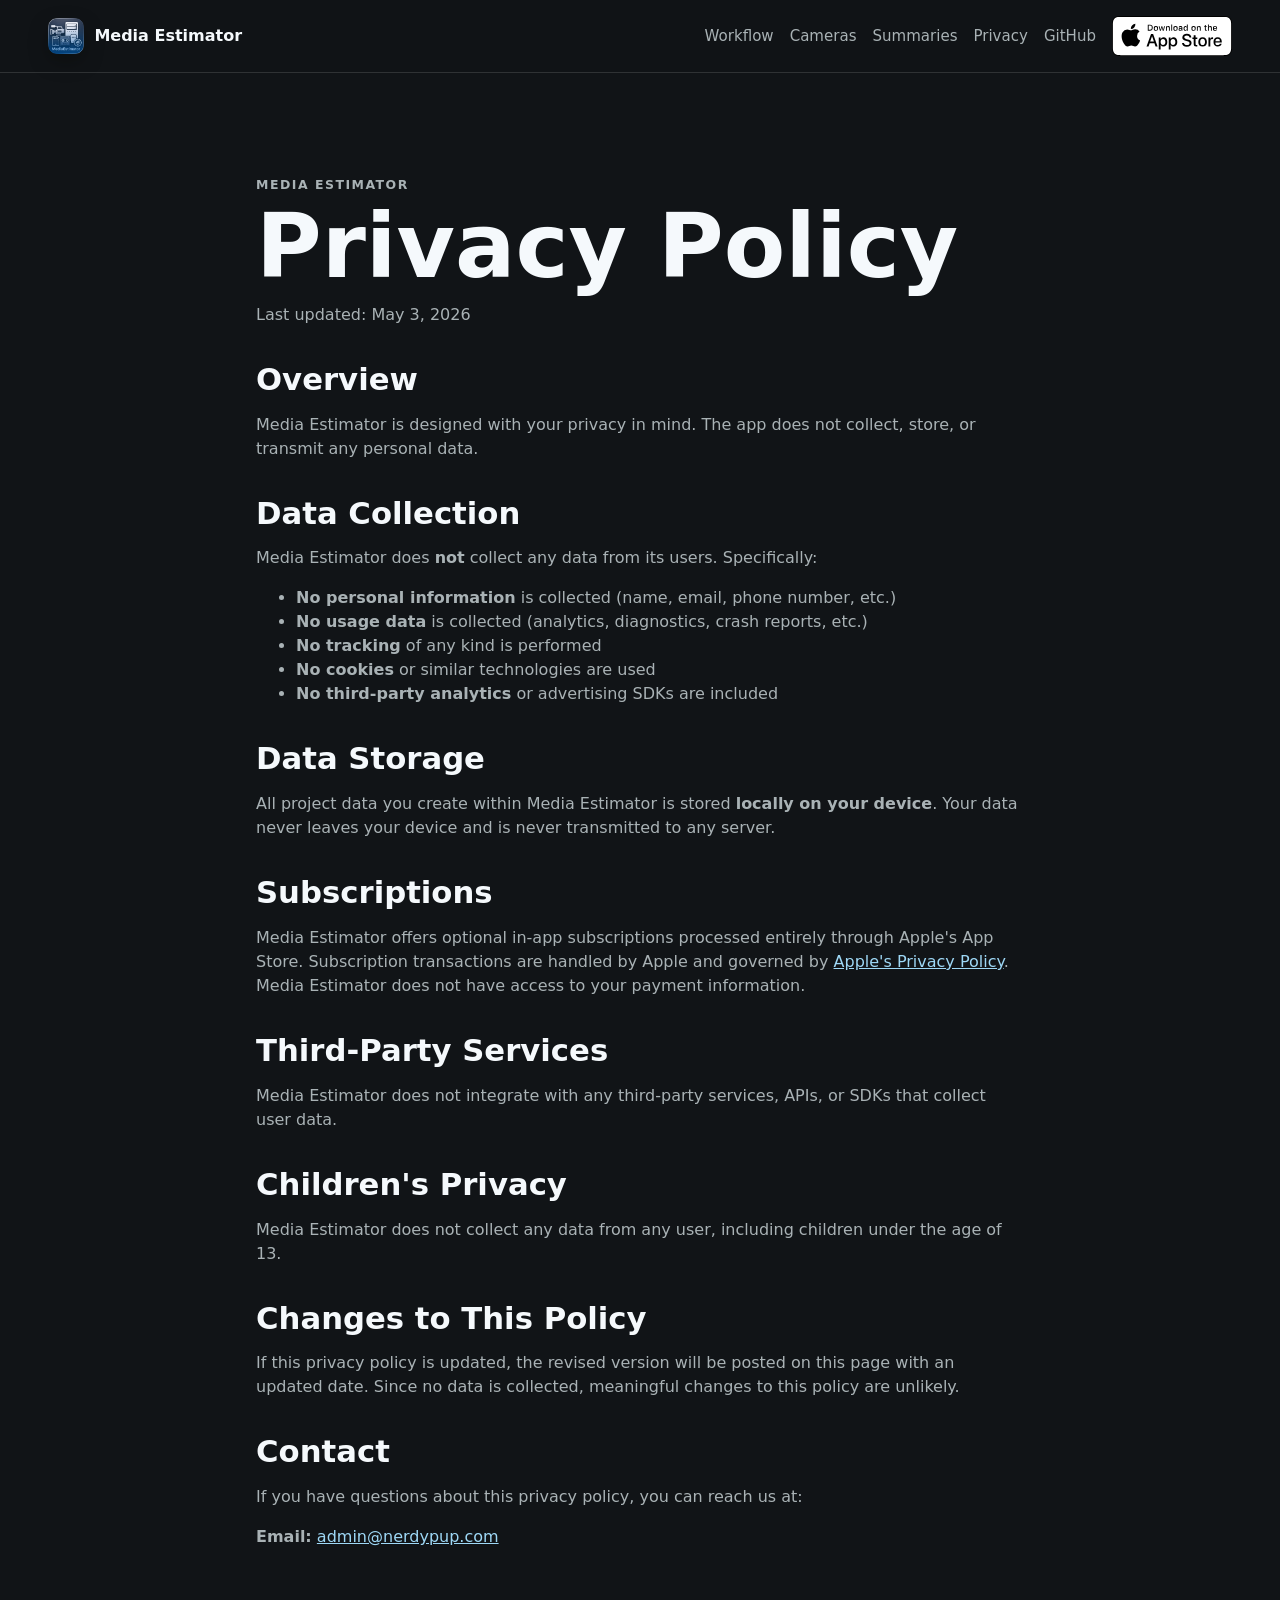
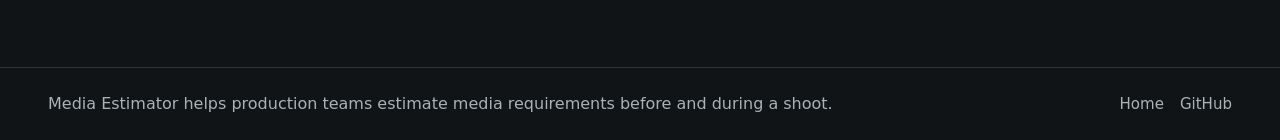
<file: docs/privacy.html>
<!doctype html>
<html lang="en">
<head>
    <meta charset="utf-8">
    <meta name="viewport" content="width=device-width, initial-scale=1">
    <meta name="description" content="Media Estimator does not collect personal information, usage analytics, diagnostics, tracking data, cookies, or payment details. Project data stays local on your device.">
    <meta name="robots" content="index, follow">
    <meta name="theme-color" content="#111417">
    <meta property="og:site_name" content="Media Estimator">
    <meta property="og:type" content="article">
    <meta property="og:title" content="Privacy Policy | Media Estimator">
    <meta property="og:description" content="Media Estimator does not collect personal information, usage analytics, diagnostics, tracking data, cookies, or payment details.">
    <meta property="og:url" content="https://mediaestimator.nerdypup.com/privacy.html">
    <meta property="og:image" content="https://mediaestimator.nerdypup.com/assets/app-icon.png">
    <meta property="og:image:alt" content="Media Estimator app icon.">
    <meta name="twitter:card" content="summary">
    <meta name="twitter:title" content="Privacy Policy | Media Estimator">
    <meta name="twitter:description" content="Media Estimator stores project data locally and does not collect personal information, analytics, tracking data, or cookies.">
    <meta name="twitter:image" content="https://mediaestimator.nerdypup.com/assets/app-icon.png">
    <link rel="canonical" href="https://mediaestimator.nerdypup.com/privacy.html">
    <title>Privacy Policy | Media Estimator</title>
    <link rel="stylesheet" href="styles.css">
    <script type="application/ld+json">
    {
        "@context": "https://schema.org",
        "@type": "PrivacyPolicy",
        "name": "Media Estimator Privacy Policy",
        "url": "https://mediaestimator.nerdypup.com/privacy.html",
        "dateModified": "2026-05-03",
        "publisher": {
            "@type": "Organization",
            "name": "Nerdy Pup"
        }
    }
    </script>
</head>
<body>
    <header class="site-header">
        <a class="brand" href="index.html" aria-label="Media Estimator home">
            <img class="brand-icon" src="assets/app-icon.png" alt="">
            <span>Media Estimator</span>
        </a>
        <nav class="nav-links" aria-label="Primary navigation">
            <a href="index.html#workflow">Workflow</a>
            <a href="index.html#cameras">Cameras</a>
            <a href="index.html#summaries">Summaries</a>
            <a href="privacy.html">Privacy</a>
            <a href="https://github.com/fkick/MediaEstimator">GitHub</a>
            <a class="nav-badge" href="https://apps.apple.com/us/app/media-estimator/id6762166959" aria-label="Download Media Estimator on the App Store">
                <img src="assets/badges/white.svg" alt="Download on the App Store">
            </a>
        </nav>
    </header>

    <main>
        <article class="policy">
            <p class="eyebrow">Media Estimator</p>
            <h1>Privacy Policy</h1>
            <p class="updated">Last updated: May 3, 2026</p>

            <h2>Overview</h2>
            <p>Media Estimator is designed with your privacy in mind. The app does not collect, store, or transmit any personal data.</p>

            <h2>Data Collection</h2>
            <p>Media Estimator does <strong>not</strong> collect any data from its users. Specifically:</p>
            <ul>
                <li><strong>No personal information</strong> is collected (name, email, phone number, etc.)</li>
                <li><strong>No usage data</strong> is collected (analytics, diagnostics, crash reports, etc.)</li>
                <li><strong>No tracking</strong> of any kind is performed</li>
                <li><strong>No cookies</strong> or similar technologies are used</li>
                <li><strong>No third-party analytics</strong> or advertising SDKs are included</li>
            </ul>

            <h2>Data Storage</h2>
            <p>All project data you create within Media Estimator is stored <strong>locally on your device</strong>. Your data never leaves your device and is never transmitted to any server.</p>

            <h2>Subscriptions</h2>
            <p>Media Estimator offers optional in-app subscriptions processed entirely through Apple's App Store. Subscription transactions are handled by Apple and governed by <a href="https://www.apple.com/privacy/">Apple's Privacy Policy</a>. Media Estimator does not have access to your payment information.</p>

            <h2>Third-Party Services</h2>
            <p>Media Estimator does not integrate with any third-party services, APIs, or SDKs that collect user data.</p>

            <h2>Children's Privacy</h2>
            <p>Media Estimator does not collect any data from any user, including children under the age of 13.</p>

            <h2>Changes to This Policy</h2>
            <p>If this privacy policy is updated, the revised version will be posted on this page with an updated date. Since no data is collected, meaningful changes to this policy are unlikely.</p>

            <h2>Contact</h2>
            <p>If you have questions about this privacy policy, you can reach us at:</p>
            <p><strong>Email:</strong> <a href="mailto:admin@nerdypup.com">admin@nerdypup.com</a></p>
        </article>
    </main>

    <footer class="site-footer">
        <p>Media Estimator helps production teams estimate media requirements before and during a shoot.</p>
        <nav aria-label="Footer navigation">
            <a href="index.html">Home</a>
            <a href="https://github.com/fkick/MediaEstimator">GitHub</a>
        </nav>
    </footer>
</body>
</html>
</file>
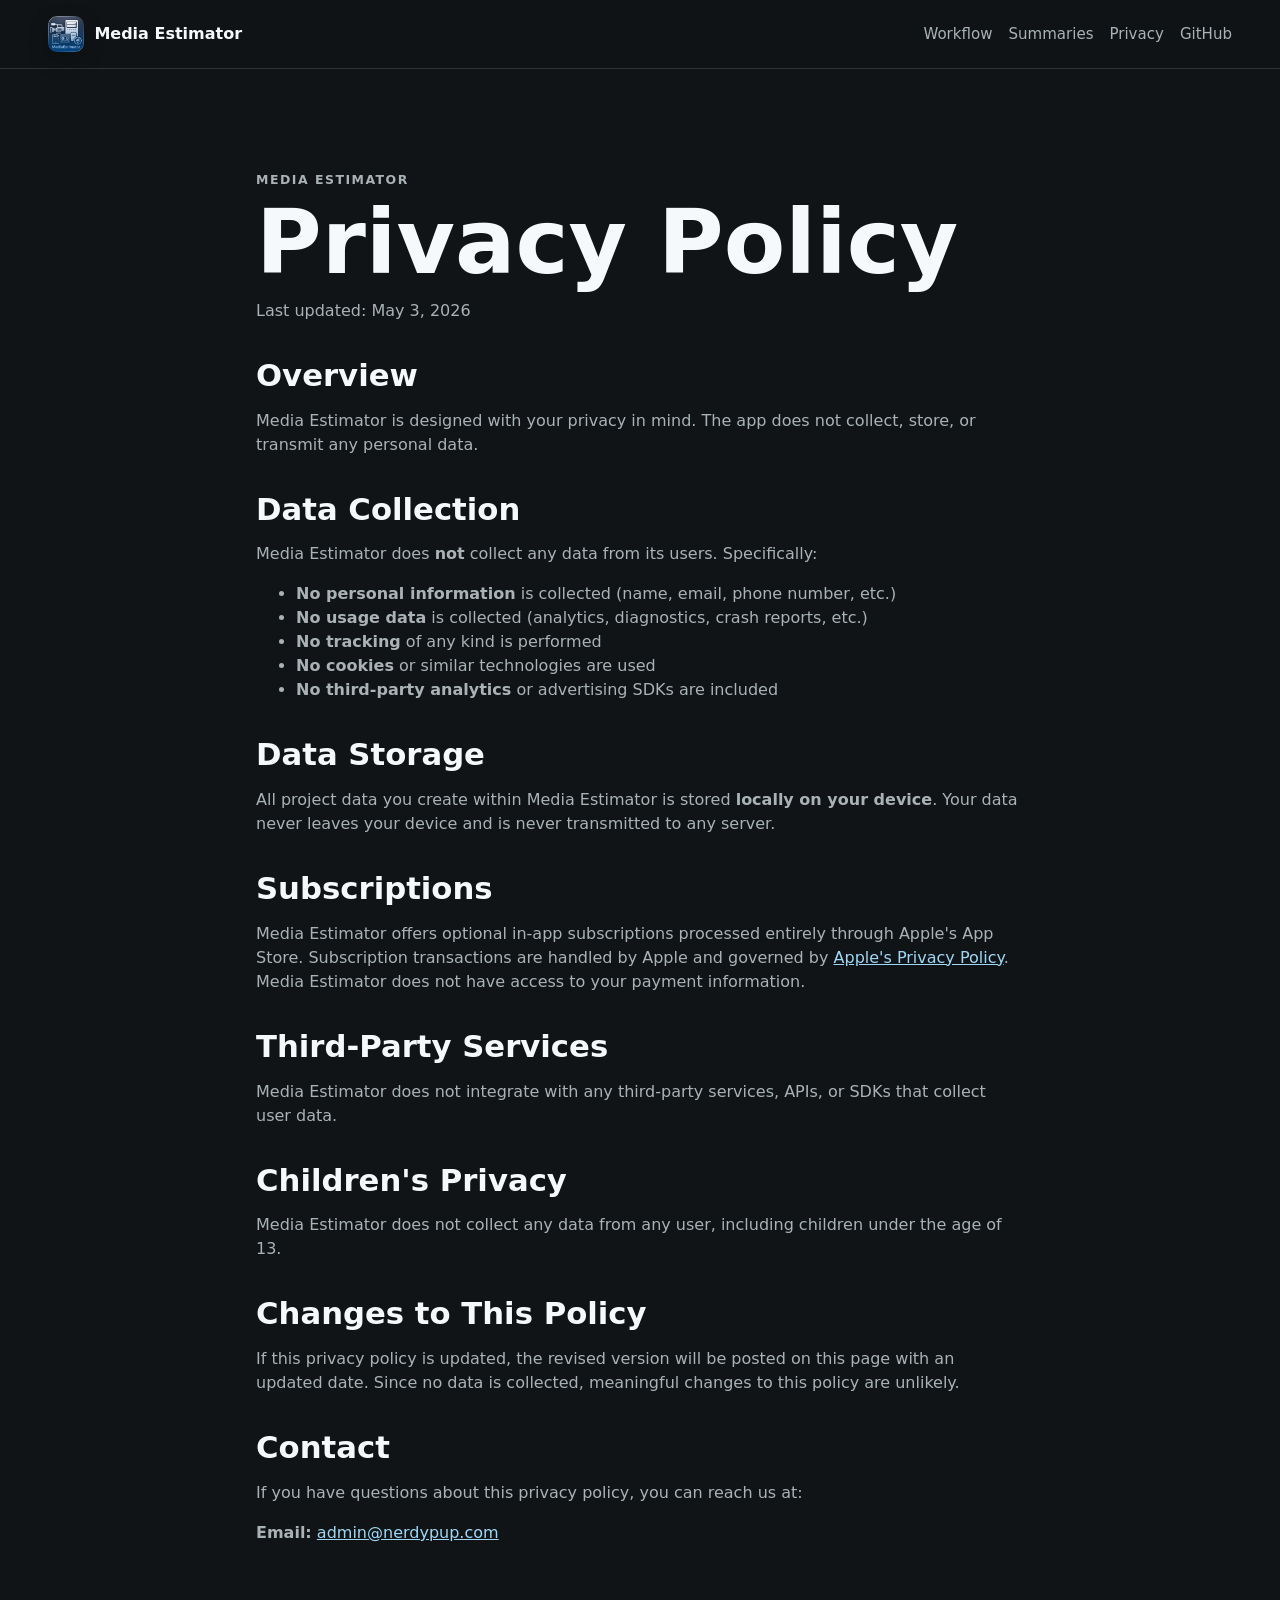
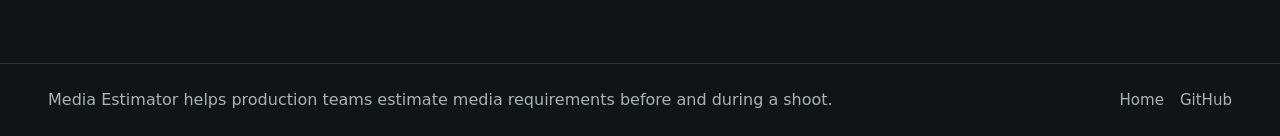
<file: web/privacy.html>
<!doctype html>
<html lang="en">
<head>
    <meta charset="utf-8">
    <meta name="viewport" content="width=device-width, initial-scale=1">
    <meta name="description" content="Media Estimator privacy policy.">
    <title>Privacy Policy | Media Estimator</title>
    <link rel="stylesheet" href="styles.css">
</head>
<body>
    <header class="site-header">
        <a class="brand" href="index.html" aria-label="Media Estimator home">
            <img class="brand-icon" src="assets/app-icon.png" alt="">
            <span>Media Estimator</span>
        </a>
        <nav class="nav-links" aria-label="Primary navigation">
            <a href="index.html#workflow">Workflow</a>
            <a href="index.html#summaries">Summaries</a>
            <a href="privacy.html">Privacy</a>
            <a href="https://github.com/fkick/MediaEstimator">GitHub</a>
        </nav>
    </header>

    <main>
        <article class="policy">
            <p class="eyebrow">Media Estimator</p>
            <h1>Privacy Policy</h1>
            <p class="updated">Last updated: May 3, 2026</p>

            <h2>Overview</h2>
            <p>Media Estimator is designed with your privacy in mind. The app does not collect, store, or transmit any personal data.</p>

            <h2>Data Collection</h2>
            <p>Media Estimator does <strong>not</strong> collect any data from its users. Specifically:</p>
            <ul>
                <li><strong>No personal information</strong> is collected (name, email, phone number, etc.)</li>
                <li><strong>No usage data</strong> is collected (analytics, diagnostics, crash reports, etc.)</li>
                <li><strong>No tracking</strong> of any kind is performed</li>
                <li><strong>No cookies</strong> or similar technologies are used</li>
                <li><strong>No third-party analytics</strong> or advertising SDKs are included</li>
            </ul>

            <h2>Data Storage</h2>
            <p>All project data you create within Media Estimator is stored <strong>locally on your device</strong>. Your data never leaves your device and is never transmitted to any server.</p>

            <h2>Subscriptions</h2>
            <p>Media Estimator offers optional in-app subscriptions processed entirely through Apple's App Store. Subscription transactions are handled by Apple and governed by <a href="https://www.apple.com/privacy/">Apple's Privacy Policy</a>. Media Estimator does not have access to your payment information.</p>

            <h2>Third-Party Services</h2>
            <p>Media Estimator does not integrate with any third-party services, APIs, or SDKs that collect user data.</p>

            <h2>Children's Privacy</h2>
            <p>Media Estimator does not collect any data from any user, including children under the age of 13.</p>

            <h2>Changes to This Policy</h2>
            <p>If this privacy policy is updated, the revised version will be posted on this page with an updated date. Since no data is collected, meaningful changes to this policy are unlikely.</p>

            <h2>Contact</h2>
            <p>If you have questions about this privacy policy, you can reach us at:</p>
            <p><strong>Email:</strong> <a href="mailto:admin@nerdypup.com">admin@nerdypup.com</a></p>
        </article>
    </main>

    <footer class="site-footer">
        <p>Media Estimator helps production teams estimate media requirements before and during a shoot.</p>
        <nav aria-label="Footer navigation">
            <a href="index.html">Home</a>
            <a href="https://github.com/fkick/MediaEstimator">GitHub</a>
        </nav>
    </footer>
</body>
</html>
</file>
<file: docs/styles.css>
:root {
    color-scheme: dark;
    --bg: #111417;
    --bg-elevated: #181d21;
    --bg-soft: #eaf4fb;
    --text: #f5f9fc;
    --text-muted: #a9b2b5;
    --ink: #16191b;
    --ink-muted: #596267;
    --line: rgba(255, 255, 255, 0.13);
    --line-dark: rgba(22, 25, 27, 0.14);
    --accent: #69b9e8;
    --accent-strong: #9ed8f6;
    --green: #91c49d;
    --blue: #78a8c7;
    --radius: 8px;
    --shadow: 0 24px 80px rgba(0, 0, 0, 0.32);
}

* {
    box-sizing: border-box;
}

html {
    scroll-behavior: smooth;
}

body {
    margin: 0;
    background: var(--bg);
    color: var(--text);
    font-family: Inter, ui-sans-serif, system-ui, -apple-system, BlinkMacSystemFont, "Segoe UI", sans-serif;
    line-height: 1.5;
}

img {
    display: block;
    max-width: 100%;
}

a {
    color: inherit;
}

.site-header {
    position: sticky;
    top: 0;
    z-index: 20;
    display: flex;
    align-items: center;
    justify-content: space-between;
    gap: 1rem;
    padding: 1rem clamp(1rem, 4vw, 3rem);
    background: rgba(17, 20, 23, 0.86);
    border-bottom: 1px solid var(--line);
    backdrop-filter: blur(18px);
}

.brand,
.nav-links,
.site-footer nav {
    display: flex;
    align-items: center;
}

.brand {
    gap: 0.65rem;
    font-weight: 700;
    text-decoration: none;
}

.brand-icon {
    width: 2.25rem;
    height: 2.25rem;
    border-radius: var(--radius);
    box-shadow: 0 8px 20px rgba(0, 0, 0, 0.26);
}

.app-icon-large {
    width: clamp(4.5rem, 8vw, 6.5rem);
    aspect-ratio: 1;
    margin-bottom: 1.25rem;
    border-radius: 22%;
    box-shadow: 0 18px 45px rgba(0, 0, 0, 0.35);
}

.nav-links,
.site-footer nav {
    gap: 1rem;
    color: var(--text-muted);
    font-size: 0.94rem;
}

.nav-links a,
.site-footer a {
    text-decoration: none;
}

.nav-links a:hover,
.site-footer a:hover {
    color: var(--text);
}

.nav-badge {
    display: inline-flex;
    align-items: center;
}

.nav-badge img {
    width: 7.5rem;
    height: auto;
}

.hero {
    display: grid;
    grid-template-columns: minmax(0, 0.85fr) minmax(0, 1.15fr);
    gap: clamp(2rem, 5vw, 5rem);
    align-items: center;
    min-height: calc(100svh - 4.4rem);
    padding: clamp(3rem, 7vw, 7rem) clamp(1rem, 4vw, 3rem) 3rem;
    overflow: hidden;
}

.hero-copy {
    max-width: 44rem;
}

.eyebrow {
    margin: 0 0 0.75rem;
    color: var(--accent);
    font-size: 0.78rem;
    font-weight: 700;
    letter-spacing: 0.12em;
    text-transform: uppercase;
}

h1,
h2,
h3,
p {
    margin-top: 0;
}

h1 {
    margin-bottom: 1rem;
    font-size: clamp(3rem, 8vw, 7.25rem);
    line-height: 0.9;
    letter-spacing: 0;
}

h2 {
    margin-bottom: 1rem;
    font-size: clamp(2rem, 4.5vw, 4.6rem);
    line-height: 0.98;
    letter-spacing: 0;
}

h3 {
    margin-bottom: 0.5rem;
    font-size: 1.1rem;
}

.hero-text,
.section-copy p,
.section-heading p,
.privacy-callout p,
.pro-band p {
    color: var(--text-muted);
    font-size: clamp(1rem, 1.4vw, 1.2rem);
}

.hero-actions {
    display: flex;
    flex-wrap: wrap;
    align-items: center;
    gap: 0.75rem;
    margin-top: 1.75rem;
}

.app-store-badge {
    display: inline-flex;
    align-items: center;
}

.app-store-badge img {
    width: 11rem;
    height: auto;
}

.button {
    display: inline-flex;
    min-height: 3.25rem;
    align-items: center;
    justify-content: center;
    padding: 0.85rem 1.1rem;
    border: 1px solid var(--line);
    border-radius: var(--radius);
    text-decoration: none;
    font-weight: 700;
}

.button.primary {
    background: var(--accent);
    border-color: var(--accent);
    color: #061923;
}

.button.secondary {
    color: var(--text);
}

.button.light {
    border-color: rgba(22, 25, 27, 0.22);
    color: var(--ink);
}

.hero-visual {
    position: relative;
    min-height: 38rem;
}

.hero-image {
    border: 1px solid var(--line);
    border-radius: var(--radius);
    box-shadow: var(--shadow);
}

.hero-image-main {
    width: min(70rem, 116%);
    max-width: none;
}

.hero-image-float {
    position: absolute;
    right: 0;
    bottom: 0;
    width: min(42rem, 72%);
}

.metric-strip {
    display: grid;
    grid-template-columns: repeat(4, 1fr);
    border-top: 1px solid var(--line);
    border-bottom: 1px solid var(--line);
}

.metric-strip div {
    padding: 1.25rem clamp(1rem, 4vw, 3rem);
    border-right: 1px solid var(--line);
}

.metric-strip div:last-child {
    border-right: 0;
}

.metric-strip span,
.metric-strip strong {
    display: block;
}

.metric-strip span {
    color: var(--text-muted);
    font-size: 0.82rem;
    text-transform: uppercase;
    letter-spacing: 0.08em;
}

.metric-strip strong {
    margin-top: 0.25rem;
    font-size: clamp(1.2rem, 2vw, 1.9rem);
}

.section {
    padding: clamp(4rem, 8vw, 8rem) clamp(1rem, 4vw, 3rem);
}

.split {
    display: grid;
    grid-template-columns: minmax(0, 0.85fr) minmax(0, 1.15fr);
    gap: clamp(2rem, 6vw, 6rem);
    align-items: center;
    
}

.split.reverse {
    grid-template-columns: minmax(0, 1fr) minmax(0, 0.9fr);
}

.split.reverse .section-copy {
    order: 2;
}

.split.light {
    background: #e7f3fb;
    color: var(--ink);
}

.section-copy,
.section-heading {
    max-width: 54rem;
}

.section-heading {
    margin-bottom: 2rem;
}

.section-heading.compact {
    max-width: 48rem;
}

.feature-list {
    display: grid;
    gap: 0.75rem;
    margin: 1.5rem 0 0;
    padding: 0;
    color: var(--text);
    list-style: none;
}

.feature-list li {
    padding-left: 1.35rem;
    position: relative;
}

.feature-list li::before {
    position: absolute;
    left: 0;
    color: var(--green);
    content: "•";
}

.camera-section {
    background: #151b20;
    border-top: 1px solid var(--line);
    border-bottom: 1px solid var(--line);
}

.camera-request-button {
    margin-top: 0.75rem;
}

.camera-grid {
    display: grid;
    grid-template-columns: repeat(4, minmax(0, 1fr));
    gap: 1rem;
}

.camera-group {
    padding: 1rem;
    border: 1px solid var(--line);
    border-radius: var(--radius);
    background: rgba(255, 255, 255, 0.035);
}

.camera-group-wide {
    grid-column: span 2;
}

.camera-group h3 {
    color: var(--accent-strong);
}

.camera-group ul {
    display: grid;
    gap: 0.35rem;
    margin: 0;
    padding: 0;
    color: var(--text-muted);
    font-size: 0.95rem;
    list-style: none;
}

.image-panel,
.feature-card,
.print-pair img,
.screenshot-grid img {
    overflow: hidden;
    border: 1px solid var(--line);
    border-radius: var(--radius);
    background: var(--bg-elevated);
    box-shadow: var(--shadow);
}

.image-panel img {
    width: 100%;
}

.feature-grid {
    display: grid;
    grid-template-columns: repeat(3, 1fr);
    gap: 1rem;
}

.feature-card {
    padding: 0.85rem;
}

.feature-card img {
    width: 100%;
    aspect-ratio: 16 / 7;
    object-fit: cover;
    border-radius: calc(var(--radius) - 2px);
    border: 1px solid rgba(255, 255, 255, 0.08);
    object-position: top left;
}

.feature-card h3 {
    margin-top: 1rem;
}

.feature-card p {
    color: var(--text-muted);
}

.showcase {
    background: #e7f3fb;
    color: var(--ink);
}

.showcase .eyebrow {
    color: #2377a8;
}

.showcase .section-heading p {
    color: var(--ink-muted);
}

.screenshot-grid {
    display: grid;
    grid-template-columns: 0.75fr 1fr 1fr;
    gap: 1rem;
    align-items: start;
}

.screenshot-grid img {
    border-color: var(--line-dark);
    background: white;
}

.app-window {
    border: 0;
    border-radius: 0;
    background: transparent;
    box-shadow: none;
    filter: drop-shadow(0 24px 48px rgba(0, 0, 0, 0.28));
}

.screenshot-grid img.app-window {
    background: transparent;
    filter: none;
}

.print-pair {
    display: grid;
    grid-template-columns: 0.78fr 1fr;
    gap: 1rem;
    align-items: center;
}

.print-pair img {
    width: 100%;
}

.phone-pair img {
    border: 0;
    border-radius: 0;
    background: transparent;
    box-shadow: none;
}

.pro-band {
    display: grid;
    grid-template-columns: minmax(0, 0.8fr) minmax(0, 1.2fr);
    gap: clamp(2rem, 6vw, 6rem);
    background: #202726;
    border-top: 1px solid var(--line);
    border-bottom: 1px solid var(--line);
}

.plans {
    display: grid;
    grid-template-columns: repeat(2, 1fr);
    gap: 1rem;
}

.plans article {
    padding: 1.25rem;
    border: 1px solid var(--line);
    border-radius: var(--radius);
    background: rgba(255, 255, 255, 0.04);
}

.privacy-callout {
    display: flex;
    align-items: center;
    justify-content: space-between;
    gap: 2rem;
    background: var(--bg-soft);
    color: var(--ink);
}

.privacy-callout .eyebrow {
    color: #2377a8;
}

.privacy-callout p {
    color: var(--ink-muted);
}

.site-footer {
    display: flex;
    align-items: center;
    justify-content: space-between;
    gap: 1rem;
    padding: 1.5rem clamp(1rem, 4vw, 3rem);
    color: var(--text-muted);
    border-top: 1px solid var(--line);
}

.site-footer p {
    margin: 0;
}

.policy {
    width: min(48rem, calc(100% - 2rem));
    margin: 0 auto;
    padding: clamp(3rem, 8vw, 7rem) 0;
}

.policy h1 {
    font-size: clamp(2.8rem, 7vw, 6rem);
}

.policy h2 {
    margin-top: 2.25rem;
    font-size: clamp(1.4rem, 2.4vw, 2rem);
    line-height: 1.1;
}

.policy p,
.policy li {
    color: var(--text-muted);
}

.policy a {
    color: var(--accent-strong);
}

.updated {
    color: var(--green);
}

@media (max-width: 960px) {
    .hero,
    .split,
    .split.reverse,
    .pro-band {
        grid-template-columns: 1fr;
    }

    .hero {
        min-height: auto;
    }

    .hero-visual {
        min-height: 28rem;
    }

    .hero-image-main {
        width: 100%;
    }

    .split.reverse .section-copy {
        order: 0;
    }

    .feature-grid,
    .camera-grid {
        grid-template-columns: repeat(2, minmax(0, 1fr));
    }

    .screenshot-grid {
        grid-template-columns: 1fr;
    }

    .screenshot-grid img {
        width: 100%;
    }
}

@media (max-width: 720px) {
    .site-header,
    .site-footer,
    .privacy-callout {
        align-items: flex-start;
        flex-direction: column;
    }

    .nav-links {
        width: 100%;
        overflow-x: auto;
        padding-bottom: 0.15rem;
    }

    .metric-strip,
    .plans,
    .camera-grid,
    .print-pair {
        grid-template-columns: 1fr;
    }

    .camera-group-wide {
        grid-column: span 1;
    }

    .metric-strip div {
        border-right: 0;
        border-bottom: 1px solid var(--line);
    }

    .metric-strip div:last-child {
        border-bottom: 0;
    }

    .hero-visual {
        min-height: auto;
    }

    .hero-image-float {
        position: relative;
        right: auto;
        bottom: auto;
        width: 92%;
        margin: -1.2rem 0 0 auto;
    }
}
</file>
<file: web/styles.css>
:root {
    color-scheme: dark;
    --bg: #111417;
    --bg-elevated: #181d21;
    --bg-soft: #eaf4fb;
    --text: #f5f9fc;
    --text-muted: #a9b2b5;
    --ink: #16191b;
    --ink-muted: #596267;
    --line: rgba(255, 255, 255, 0.13);
    --line-dark: rgba(22, 25, 27, 0.14);
    --accent: #69b9e8;
    --accent-strong: #9ed8f6;
    --green: #91c49d;
    --blue: #78a8c7;
    --radius: 8px;
    --shadow: 0 24px 80px rgba(0, 0, 0, 0.32);
}

* {
    box-sizing: border-box;
}

html {
    scroll-behavior: smooth;
}

body {
    margin: 0;
    background: var(--bg);
    color: var(--text);
    font-family: Inter, ui-sans-serif, system-ui, -apple-system, BlinkMacSystemFont, "Segoe UI", sans-serif;
    line-height: 1.5;
}

img {
    display: block;
    max-width: 100%;
}

a {
    color: inherit;
}

.site-header {
    position: sticky;
    top: 0;
    z-index: 20;
    display: flex;
    align-items: center;
    justify-content: space-between;
    gap: 1rem;
    padding: 1rem clamp(1rem, 4vw, 3rem);
    background: rgba(17, 20, 23, 0.86);
    border-bottom: 1px solid var(--line);
    backdrop-filter: blur(18px);
}

.brand,
.nav-links,
.site-footer nav {
    display: flex;
    align-items: center;
}

.brand {
    gap: 0.65rem;
    font-weight: 700;
    text-decoration: none;
}

.brand-icon {
    width: 2.25rem;
    height: 2.25rem;
    border-radius: var(--radius);
    box-shadow: 0 8px 20px rgba(0, 0, 0, 0.26);
}

.app-icon-large {
    width: clamp(4.5rem, 8vw, 6.5rem);
    aspect-ratio: 1;
    margin-bottom: 1.25rem;
    border-radius: 22%;
    box-shadow: 0 18px 45px rgba(0, 0, 0, 0.35);
}

.nav-links,
.site-footer nav {
    gap: 1rem;
    color: var(--text-muted);
    font-size: 0.94rem;
}

.nav-links a,
.site-footer a {
    text-decoration: none;
}

.nav-links a:hover,
.site-footer a:hover {
    color: var(--text);
}

.hero {
    display: grid;
    grid-template-columns: minmax(0, 0.85fr) minmax(0, 1.15fr);
    gap: clamp(2rem, 5vw, 5rem);
    align-items: center;
    min-height: calc(100svh - 4.4rem);
    padding: clamp(3rem, 7vw, 7rem) clamp(1rem, 4vw, 3rem) 3rem;
    overflow: hidden;
}

.hero-copy {
    max-width: 44rem;
}

.eyebrow {
    margin: 0 0 0.75rem;
    color: var(--accent);
    font-size: 0.78rem;
    font-weight: 700;
    letter-spacing: 0.12em;
    text-transform: uppercase;
}

h1,
h2,
h3,
p {
    margin-top: 0;
}

h1 {
    margin-bottom: 1rem;
    font-size: clamp(3rem, 8vw, 7.25rem);
    line-height: 0.9;
    letter-spacing: 0;
}

h2 {
    margin-bottom: 1rem;
    font-size: clamp(2rem, 4.5vw, 4.6rem);
    line-height: 0.98;
    letter-spacing: 0;
}

h3 {
    margin-bottom: 0.5rem;
    font-size: 1.1rem;
}

.hero-text,
.section-copy p,
.section-heading p,
.privacy-callout p,
.pro-band p {
    color: var(--text-muted);
    font-size: clamp(1rem, 1.4vw, 1.2rem);
}

.hero-actions {
    display: flex;
    flex-wrap: wrap;
    gap: 0.75rem;
    margin-top: 1.75rem;
}

.button {
    display: inline-flex;
    min-height: 2.75rem;
    align-items: center;
    justify-content: center;
    padding: 0.7rem 1rem;
    border: 1px solid var(--line);
    border-radius: var(--radius);
    text-decoration: none;
    font-weight: 700;
}

.button.primary {
    background: var(--accent);
    border-color: var(--accent);
    color: #061923;
}

.button.secondary {
    color: var(--text);
}

.button.light {
    border-color: rgba(22, 25, 27, 0.22);
    color: var(--ink);
}

.hero-visual {
    position: relative;
    min-height: 38rem;
}

.hero-image {
    border: 1px solid var(--line);
    border-radius: var(--radius);
    box-shadow: var(--shadow);
}

.hero-image-main {
    width: min(70rem, 116%);
    max-width: none;
}

.hero-image-float {
    position: absolute;
    right: 0;
    bottom: 0;
    width: min(42rem, 72%);
}

.metric-strip {
    display: grid;
    grid-template-columns: repeat(4, 1fr);
    border-top: 1px solid var(--line);
    border-bottom: 1px solid var(--line);
}

.metric-strip div {
    padding: 1.25rem clamp(1rem, 4vw, 3rem);
    border-right: 1px solid var(--line);
}

.metric-strip div:last-child {
    border-right: 0;
}

.metric-strip span,
.metric-strip strong {
    display: block;
}

.metric-strip span {
    color: var(--text-muted);
    font-size: 0.82rem;
    text-transform: uppercase;
    letter-spacing: 0.08em;
}

.metric-strip strong {
    margin-top: 0.25rem;
    font-size: clamp(1.2rem, 2vw, 1.9rem);
}

.section {
    padding: clamp(4rem, 8vw, 8rem) clamp(1rem, 4vw, 3rem);
}

.split {
    display: grid;
    grid-template-columns: minmax(0, 0.85fr) minmax(0, 1.15fr);
    gap: clamp(2rem, 6vw, 6rem);
    align-items: center;
}

.split.reverse {
    grid-template-columns: minmax(0, 1fr) minmax(0, 0.9fr);
}

.split.reverse .section-copy {
    order: 2;
}

.section-copy,
.section-heading {
    max-width: 54rem;
}

.section-heading {
    margin-bottom: 2rem;
}

.section-heading.compact {
    max-width: 48rem;
}

.feature-list {
    display: grid;
    gap: 0.75rem;
    margin: 1.5rem 0 0;
    padding: 0;
    color: var(--text);
    list-style: none;
}

.feature-list li {
    padding-left: 1.35rem;
    position: relative;
}

.feature-list li::before {
    position: absolute;
    left: 0;
    color: var(--green);
    content: "•";
}

.image-panel,
.feature-card,
.print-pair img,
.screenshot-grid img {
    overflow: hidden;
    border: 1px solid var(--line);
    border-radius: var(--radius);
    background: var(--bg-elevated);
    box-shadow: var(--shadow);
}

.image-panel img {
    width: 100%;
}

.feature-grid {
    display: grid;
    grid-template-columns: repeat(3, 1fr);
    gap: 1rem;
}

.feature-card {
    padding: 0.85rem;
}

.feature-card img {
    width: 100%;
    aspect-ratio: 16 / 7;
    object-fit: cover;
    border-radius: calc(var(--radius) - 2px);
    border: 1px solid rgba(255, 255, 255, 0.08);
    object-position: top left;
}

.feature-card h3 {
    margin-top: 1rem;
}

.feature-card p {
    color: var(--text-muted);
}

.showcase {
    background: #e7f3fb;
    color: var(--ink);
}

.showcase .eyebrow {
    color: #2377a8;
}

.showcase .section-heading p {
    color: var(--ink-muted);
}

.screenshot-grid {
    display: grid;
    grid-template-columns: 0.75fr 1fr 1fr;
    gap: 1rem;
    align-items: start;
}

.screenshot-grid img {
    border-color: var(--line-dark);
    background: white;
}

.print-pair {
    display: grid;
    grid-template-columns: 0.78fr 1fr;
    gap: 1rem;
    align-items: center;
}

.print-pair img {
    width: 100%;
}

.pro-band {
    display: grid;
    grid-template-columns: minmax(0, 0.8fr) minmax(0, 1.2fr);
    gap: clamp(2rem, 6vw, 6rem);
    background: #202726;
    border-top: 1px solid var(--line);
    border-bottom: 1px solid var(--line);
}

.plans {
    display: grid;
    grid-template-columns: repeat(2, 1fr);
    gap: 1rem;
}

.plans article {
    padding: 1.25rem;
    border: 1px solid var(--line);
    border-radius: var(--radius);
    background: rgba(255, 255, 255, 0.04);
}

.privacy-callout {
    display: flex;
    align-items: center;
    justify-content: space-between;
    gap: 2rem;
    background: var(--bg-soft);
    color: var(--ink);
}

.privacy-callout .eyebrow {
    color: #2377a8;
}

.privacy-callout p {
    color: var(--ink-muted);
}

.site-footer {
    display: flex;
    align-items: center;
    justify-content: space-between;
    gap: 1rem;
    padding: 1.5rem clamp(1rem, 4vw, 3rem);
    color: var(--text-muted);
    border-top: 1px solid var(--line);
}

.site-footer p {
    margin: 0;
}

.policy {
    width: min(48rem, calc(100% - 2rem));
    margin: 0 auto;
    padding: clamp(3rem, 8vw, 7rem) 0;
}

.policy h1 {
    font-size: clamp(2.8rem, 7vw, 6rem);
}

.policy h2 {
    margin-top: 2.25rem;
    font-size: clamp(1.4rem, 2.4vw, 2rem);
    line-height: 1.1;
}

.policy p,
.policy li {
    color: var(--text-muted);
}

.policy a {
    color: var(--accent-strong);
}

.updated {
    color: var(--green);
}

@media (max-width: 960px) {
    .hero,
    .split,
    .split.reverse,
    .pro-band {
        grid-template-columns: 1fr;
    }

    .hero {
        min-height: auto;
    }

    .hero-visual {
        min-height: 28rem;
    }

    .hero-image-main {
        width: 100%;
    }

    .split.reverse .section-copy {
        order: 0;
    }

    .feature-grid,
    .screenshot-grid {
        grid-template-columns: 1fr;
    }

    .screenshot-grid img {
        width: 100%;
    }
}

@media (max-width: 720px) {
    .site-header,
    .site-footer,
    .privacy-callout {
        align-items: flex-start;
        flex-direction: column;
    }

    .nav-links {
        width: 100%;
        overflow-x: auto;
        padding-bottom: 0.15rem;
    }

    .metric-strip,
    .plans,
    .print-pair {
        grid-template-columns: 1fr;
    }

    .metric-strip div {
        border-right: 0;
        border-bottom: 1px solid var(--line);
    }

    .metric-strip div:last-child {
        border-bottom: 0;
    }

    .hero-visual {
        min-height: auto;
    }

    .hero-image-float {
        position: relative;
        right: auto;
        bottom: auto;
        width: 92%;
        margin: -1.2rem 0 0 auto;
    }
}
</file>
